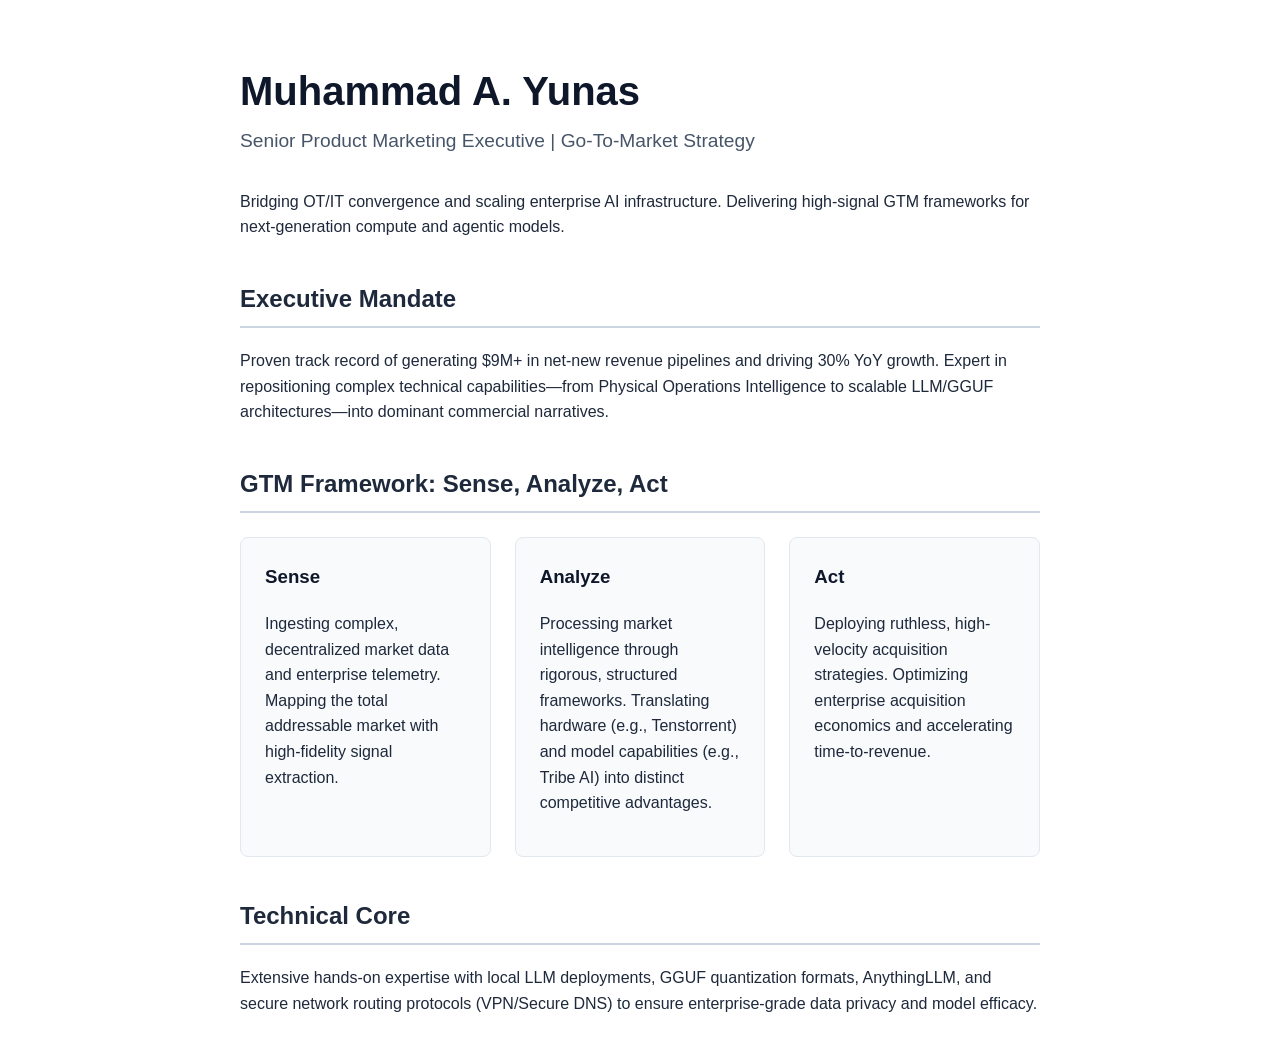
<file: index.html>
<!DOCTYPE html>
<html lang="en">
<head>
    <meta charset="UTF-8">
    <meta name="viewport" content="width=device-width, initial-scale=1.0">
    <title>Muhammad A. Yunas | Senior Product Marketing Executive</title>
    <style>
        body { font-family: -apple-system, BlinkMacSystemFont, "Segoe UI", Roboto, Helvetica, Arial, sans-serif; line-height: 1.6; color: #1e293b; max-width: 800px; margin: 0 auto; padding: 2rem; }
        h1 { font-size: 2.5rem; margin-bottom: 0.2rem; color: #0f172a; }
        h2 { font-size: 1.5rem; border-bottom: 2px solid #cbd5e1; padding-bottom: 0.5rem; margin-top: 2.5rem; }
        .subtitle { font-size: 1.2rem; color: #475569; margin-bottom: 2rem; font-weight: 500; }
        .framework-grid { display: grid; grid-template-columns: repeat(auto-fit, minmax(200px, 1fr)); gap: 1.5rem; margin-top: 1.5rem; }
        .card { background: #f8fafc; border: 1px solid #e2e8f0; padding: 1.5rem; border-radius: 8px; }
        .card h3 { margin-top: 0; color: #0f172a; }
        .highlight { font-weight: 600; color: #b91c1c; }
    </style>
</head>
<body>

    <header>
        <h1>Muhammad A. Yunas</h1>
        <div class="subtitle">Senior Product Marketing Executive | Go-To-Market Strategy</div>
        <p>Bridging OT/IT convergence and scaling enterprise AI infrastructure. Delivering high-signal GTM frameworks for next-generation compute and agentic models.</p>
    </header>

    <section>
        <h2>Executive Mandate</h2>
        <p>Proven track record of generating $9M+ in net-new revenue pipelines and driving 30% YoY growth. Expert in repositioning complex technical capabilities—from Physical Operations Intelligence to scalable LLM/GGUF architectures—into dominant commercial narratives.</p>
    </section>

    <section>
        <h2>GTM Framework: Sense, Analyze, Act</h2>
        <div class="framework-grid">
            <div class="card">
                <h3>Sense</h3>
                <p>Ingesting complex, decentralized market data and enterprise telemetry. Mapping the total addressable market with high-fidelity signal extraction.</p>
            </div>
            <div class="card">
                <h3>Analyze</h3>
                <p>Processing market intelligence through rigorous, structured frameworks. Translating hardware (e.g., Tenstorrent) and model capabilities (e.g., Tribe AI) into distinct competitive advantages.</p>
            </div>
            <div class="card">
                <h3>Act</h3>
                <p>Deploying ruthless, high-velocity acquisition strategies. Optimizing enterprise acquisition economics and accelerating time-to-revenue.</p>
            </div>
        </div>
    </section>

    <section>
        <h2>Technical Core</h2>
        <p>Extensive hands-on expertise with local LLM deployments, GGUF quantization formats, AnythingLLM, and secure network routing protocols (VPN/Secure DNS) to ensure enterprise-grade data privacy and model efficacy.</p>
    </section>

</body>
</html>
</file>
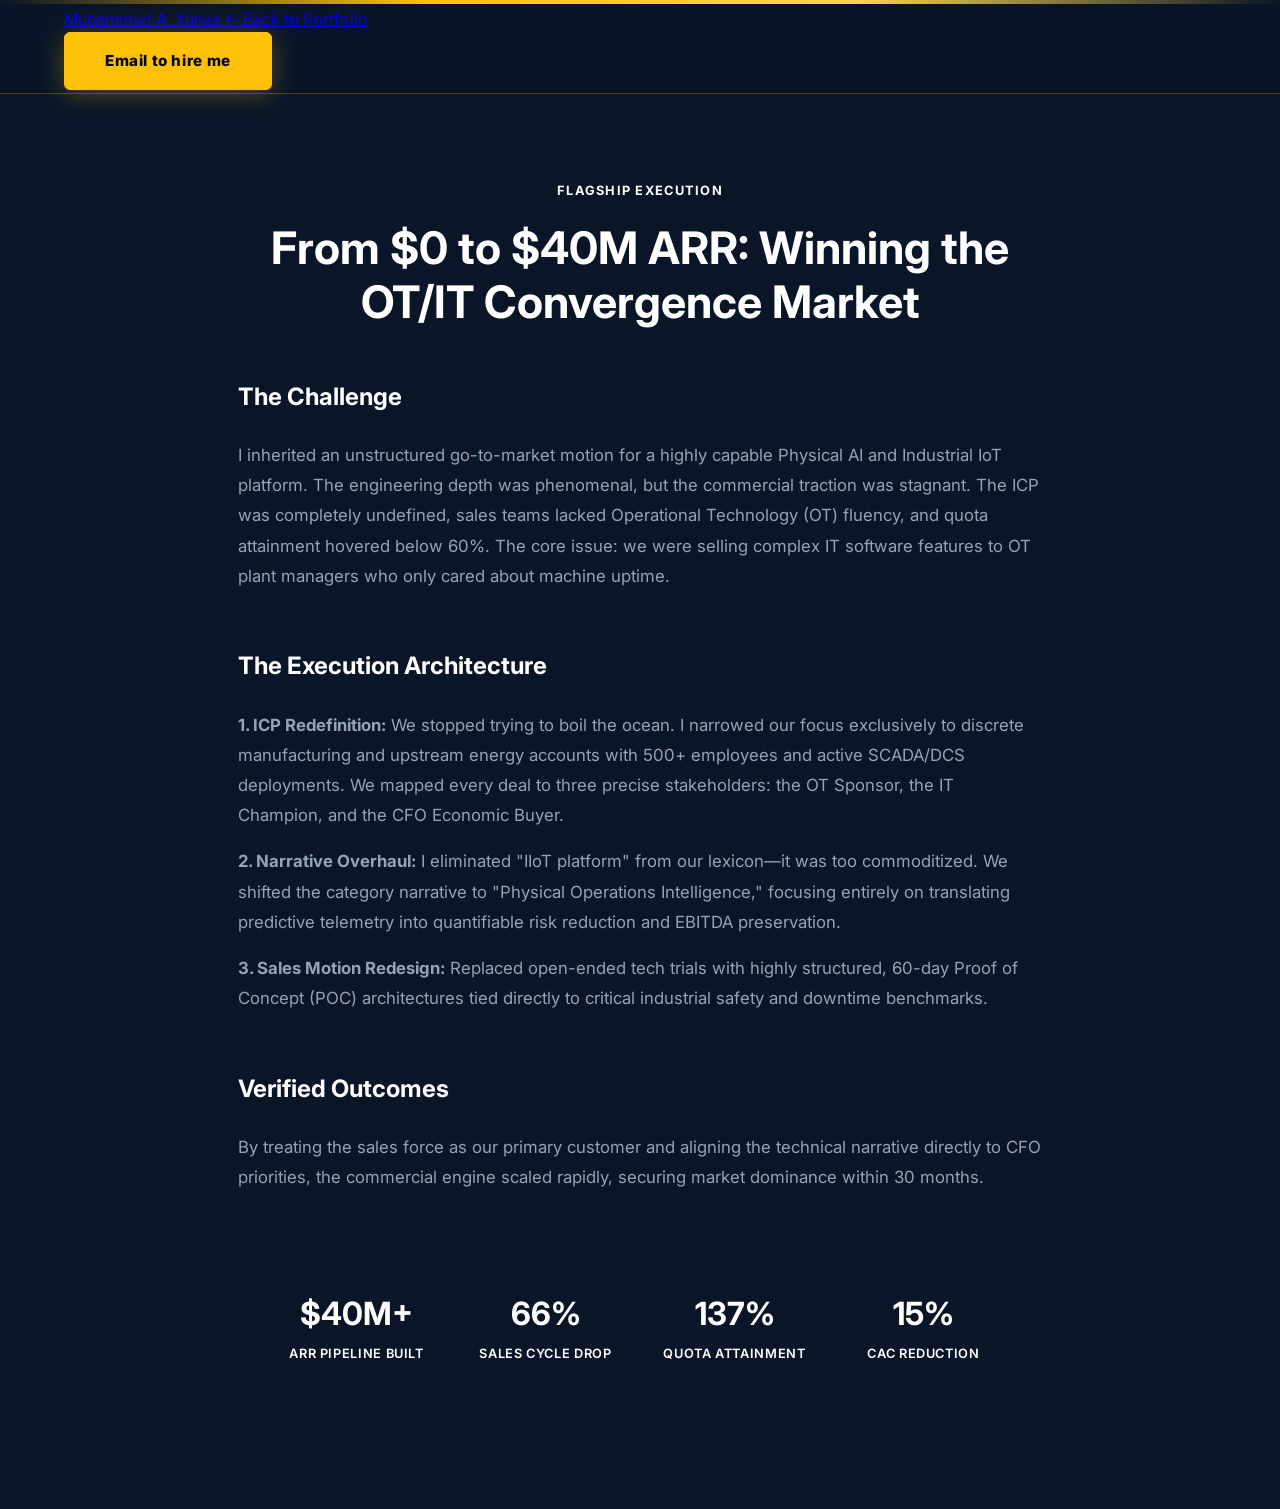
<file: case-studies/ot-it-convergence.html>
<!DOCTYPE html>
<html lang="en">
<head>
    <meta charset="UTF-8">
    <meta name="viewport" content="width=device-width, initial-scale=1.0">
    <meta name="description" content="Case Study: Winning the OT/IT Convergence Market">
    <title>Case Study: OT/IT Convergence | Muhammad A. Yunas</title>
    <link href="https://fonts.googleapis.com/css2?family=Playfair+Display:wght@700;900&family=Inter:wght@400;600;700;800&display=swap" rel="stylesheet">
    <link rel="stylesheet" href="../assets/css/styles.css">
    <style>
        .reading-container { max-width: 900px; margin: 8rem auto 4rem; padding: 3rem; background: var(--bg-dark); border: 1px solid var(--border-color); border-radius: var(--radius); }
        .cs-header { text-align: center; margin-bottom: 3rem; }
        .cs-header h1 { font-family: var(--font-heading); color: var(--text-main); font-size: clamp(2rem, 4vw, 2.8rem); margin-bottom: 1rem; line-height: 1.2; }
        .cs-header .badge { display: inline-block; padding: 0.3rem 1rem; background: var(--gold-main); color: var(--bg-dark); font-weight: 700; text-transform: uppercase; border-radius: 4px; font-size: 0.8rem; letter-spacing: 0.1em; margin-bottom: 1rem; }
        .cs-grid { display: grid; grid-template-columns: 1fr; gap: 2.5rem; margin-bottom: 3rem; }
        .cs-section h2 { color: var(--gold-main); font-size: 1.5rem; margin-bottom: 1rem; border-bottom: 1px solid var(--border-color); padding-bottom: 0.5rem; }
        .cs-section p { color: var(--text-muted); line-height: 1.8; margin-bottom: 1rem; font-size: 1.05rem; }
        .cs-metrics { display: grid; grid-template-columns: repeat(auto-fit, minmax(150px, 1fr)); gap: 1rem; background: var(--bg-panel); padding: 2rem; border-radius: var(--radius); border: 1px solid var(--border-color); }
        .metric-box { text-align: center; }
        .metric-box span.num { display: block; font-family: var(--font-heading); font-size: 2rem; color: var(--gold-main); font-weight: 700; }
        .metric-box span.lbl { font-size: 0.8rem; color: var(--text-main); text-transform: uppercase; letter-spacing: 0.05em; font-weight: 600; }
    </style>
</head>
<body>
    <nav class="navbar">
        <div class="container nav-container">
            <a href="../index.html" class="nav-logo">
                <span class="logo-name">Muhammad A. Yunas</span>
                <span class="logo-title">← Back to Portfolio</span>
            </a>
            <div class="nav-ctas">
                <a href="../index.html#contact" class="btn-primary">Email to hire me</a>
            </div>
        </div>
    </nav>
    <main class="container">
        <article class="reading-container">
            <div class="cs-header">
                <span class="badge">Flagship Execution</span>
                <h1>From $0 to $40M ARR: Winning the OT/IT Convergence Market</h1>
            </div>
            
            <div class="cs-grid">
                <div class="cs-section">
                    <h2>The Challenge</h2>
                    <p>I inherited an unstructured go-to-market motion for a highly capable Physical AI and Industrial IoT platform. The engineering depth was phenomenal, but the commercial traction was stagnant. The ICP was completely undefined, sales teams lacked Operational Technology (OT) fluency, and quota attainment hovered below 60%. The core issue: we were selling complex IT software features to OT plant managers who only cared about machine uptime.</p>
                </div>

                <div class="cs-section">
                    <h2>The Execution Architecture</h2>
                    <p><strong>1. ICP Redefinition:</strong> We stopped trying to boil the ocean. I narrowed our focus exclusively to discrete manufacturing and upstream energy accounts with 500+ employees and active SCADA/DCS deployments. We mapped every deal to three precise stakeholders: the OT Sponsor, the IT Champion, and the CFO Economic Buyer.</p>
                    <p><strong>2. Narrative Overhaul:</strong> I eliminated "IIoT platform" from our lexicon—it was too commoditized. We shifted the category narrative to "Physical Operations Intelligence," focusing entirely on translating predictive telemetry into quantifiable risk reduction and EBITDA preservation.</p>
                    <p><strong>3. Sales Motion Redesign:</strong> Replaced open-ended tech trials with highly structured, 60-day Proof of Concept (POC) architectures tied directly to critical industrial safety and downtime benchmarks.</p>
                </div>

                <div class="cs-section">
                    <h2>Verified Outcomes</h2>
                    <p>By treating the sales force as our primary customer and aligning the technical narrative directly to CFO priorities, the commercial engine scaled rapidly, securing market dominance within 30 months.</p>
                </div>
            </div>

            <div class="cs-metrics">
                <div class="metric-box">
                    <span class="num">$40M+</span>
                    <span class="lbl">ARR Pipeline Built</span>
                </div>
                <div class="metric-box">
                    <span class="num">66%</span>
                    <span class="lbl">Sales Cycle Drop</span>
                </div>
                <div class="metric-box">
                    <span class="num">137%</span>
                    <span class="lbl">Quota Attainment</span>
                </div>
                <div class="metric-box">
                    <span class="num">15%</span>
                    <span class="lbl">CAC Reduction</span>
                </div>
            </div>
        </article>
    </main>
</body>
</html>
</file>
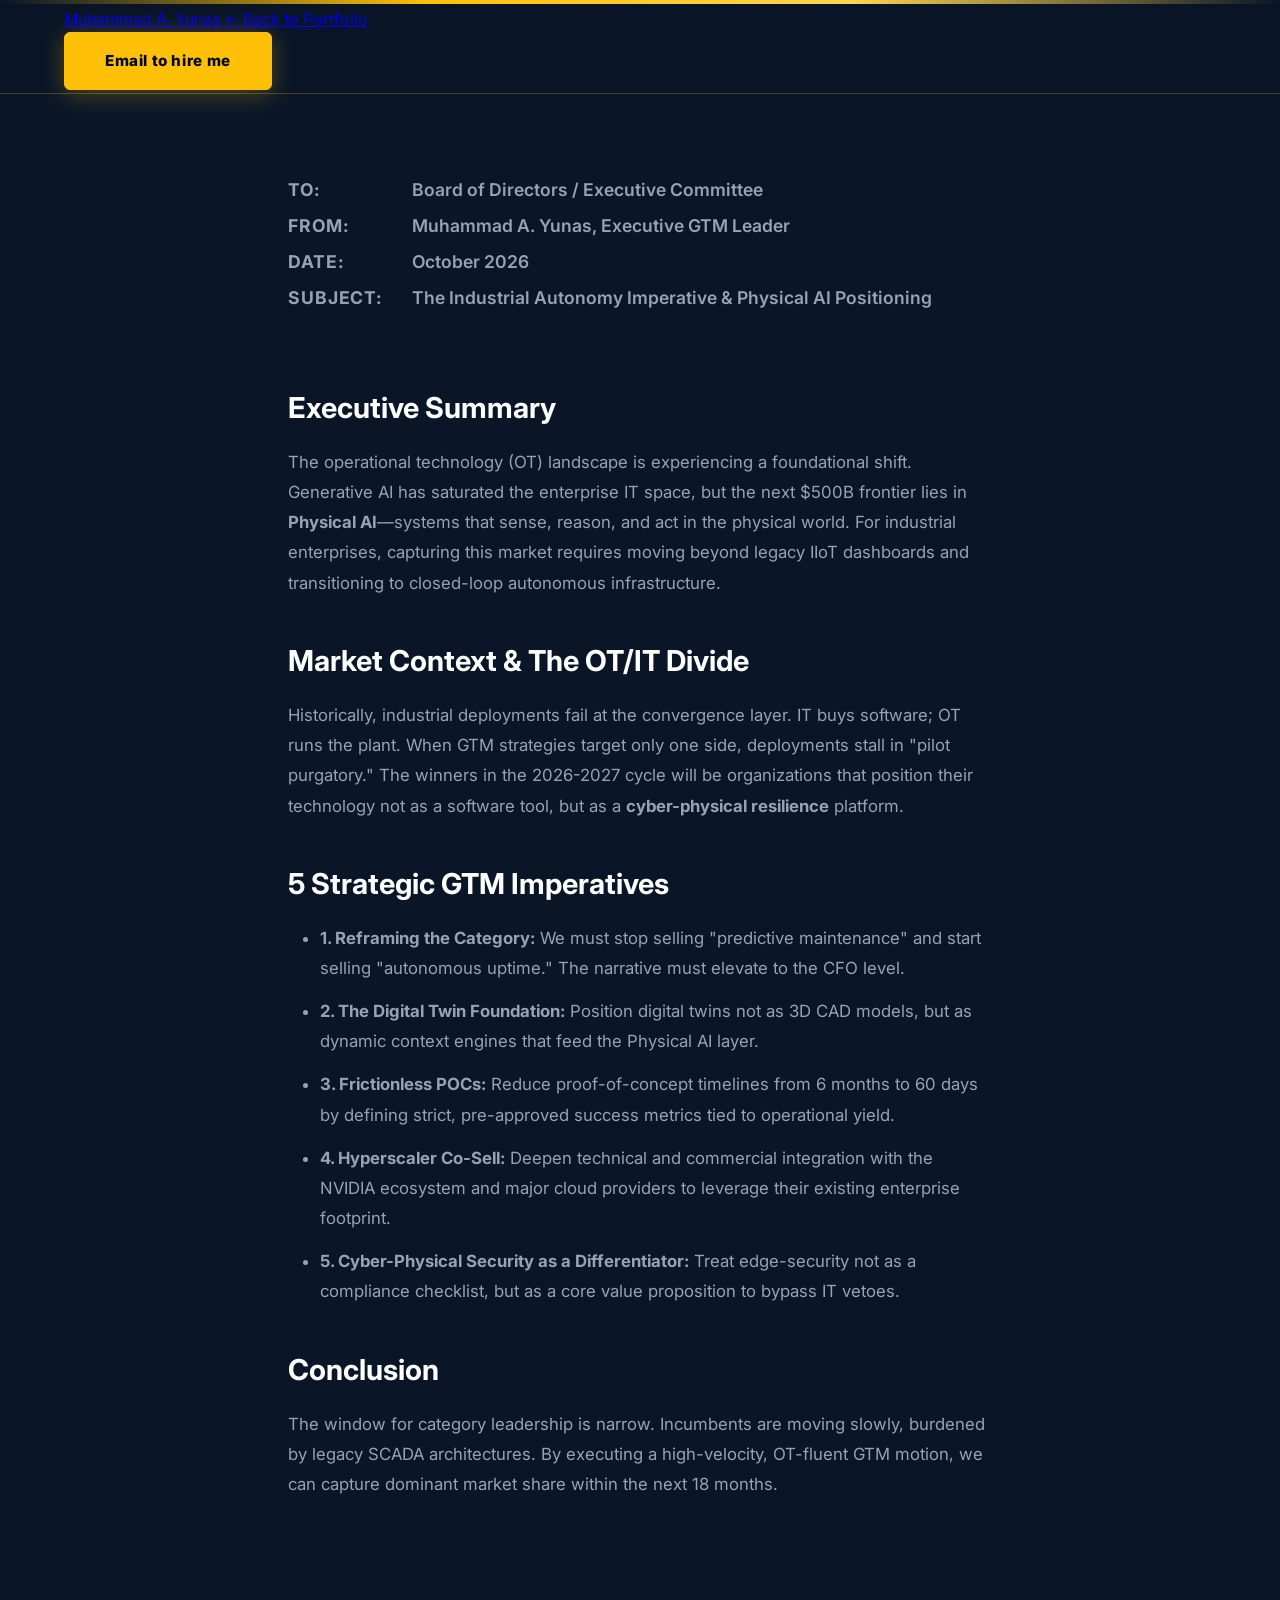
<file: thought-leadership/board-memo-autonomy.html>
<!DOCTYPE html>
<html lang="en">
<head>
    <meta charset="UTF-8">
    <meta name="viewport" content="width=device-width, initial-scale=1.0">
    <meta name="description" content="Board Memo: The Industrial Autonomy Imperative">
    <title>Board Memo: Industrial Autonomy | Muhammad A. Yunas</title>
    <link href="https://fonts.googleapis.com/css2?family=Playfair+Display:wght@700;900&family=Inter:wght@400;600;700;800&display=swap" rel="stylesheet">
    <link rel="stylesheet" href="../assets/css/styles.css">
    <style>
        .reading-container { max-width: 800px; margin: 8rem auto 4rem; padding: 3rem; background: var(--bg-panel); border: 1px solid var(--border-color); border-radius: var(--radius); }
        .memo-header { border-bottom: 2px solid var(--gold-main); padding-bottom: 1.5rem; margin-bottom: 2.5rem; }
        .memo-header p { font-family: var(--font-body); color: var(--text-muted); font-weight: 600; margin-bottom: 0.5rem; font-size: 1.1rem; }
        .memo-header p strong { color: var(--text-main); width: 120px; display: inline-block; letter-spacing: 0.05em; }
        .article-body h2 { font-family: var(--font-heading); color: var(--gold-main); margin: 2.5rem 0 1rem; font-size: 1.8rem; }
        .article-body p { margin-bottom: 1.2rem; color: var(--text-muted); line-height: 1.8; font-size: 1.05rem; }
        .article-body ul { margin: 0 0 1.5rem 2rem; color: var(--text-muted); font-size: 1.05rem; line-height: 1.8; }
        .article-body li { margin-bottom: 0.8rem; }
        .article-body li strong { color: var(--text-main); }
    </style>
</head>
<body>
    <nav class="navbar">
        <div class="container nav-container">
            <a href="../index.html" class="nav-logo">
                <span class="logo-name">Muhammad A. Yunas</span>
                <span class="logo-title">← Back to Portfolio</span>
            </a>
            <div class="nav-ctas">
                <a href="../index.html#contact" class="btn-primary">Email to hire me</a>
            </div>
        </div>
    </nav>
    <main class="container">
        <article class="reading-container">
            <div class="memo-header">
                <p><strong>TO:</strong> Board of Directors / Executive Committee</p>
                <p><strong>FROM:</strong> Muhammad A. Yunas, Executive GTM Leader</p>
                <p><strong>DATE:</strong> October 2026</p>
                <p><strong>SUBJECT:</strong> The Industrial Autonomy Imperative & Physical AI Positioning</p>
            </div>
            <div class="article-body">
                <h2>Executive Summary</h2>
                <p>The operational technology (OT) landscape is experiencing a foundational shift. Generative AI has saturated the enterprise IT space, but the next $500B frontier lies in <strong>Physical AI</strong>—systems that sense, reason, and act in the physical world. For industrial enterprises, capturing this market requires moving beyond legacy IIoT dashboards and transitioning to closed-loop autonomous infrastructure.</p>
                
                <h2>Market Context & The OT/IT Divide</h2>
                <p>Historically, industrial deployments fail at the convergence layer. IT buys software; OT runs the plant. When GTM strategies target only one side, deployments stall in "pilot purgatory." The winners in the 2026-2027 cycle will be organizations that position their technology not as a software tool, but as a <strong>cyber-physical resilience</strong> platform.</p>

                <h2>5 Strategic GTM Imperatives</h2>
                <ul>
                    <li><strong>1. Reframing the Category:</strong> We must stop selling "predictive maintenance" and start selling "autonomous uptime." The narrative must elevate to the CFO level.</li>
                    <li><strong>2. The Digital Twin Foundation:</strong> Position digital twins not as 3D CAD models, but as dynamic context engines that feed the Physical AI layer.</li>
                    <li><strong>3. Frictionless POCs:</strong> Reduce proof-of-concept timelines from 6 months to 60 days by defining strict, pre-approved success metrics tied to operational yield.</li>
                    <li><strong>4. Hyperscaler Co-Sell:</strong> Deepen technical and commercial integration with the NVIDIA ecosystem and major cloud providers to leverage their existing enterprise footprint.</li>
                    <li><strong>5. Cyber-Physical Security as a Differentiator:</strong> Treat edge-security not as a compliance checklist, but as a core value proposition to bypass IT vetoes.</li>
                </ul>

                <h2>Conclusion</h2>
                <p>The window for category leadership is narrow. Incumbents are moving slowly, burdened by legacy SCADA architectures. By executing a high-velocity, OT-fluent GTM motion, we can capture dominant market share within the next 18 months.</p>
            </div>
        </article>
    </main>
</body>
</html>
</file>
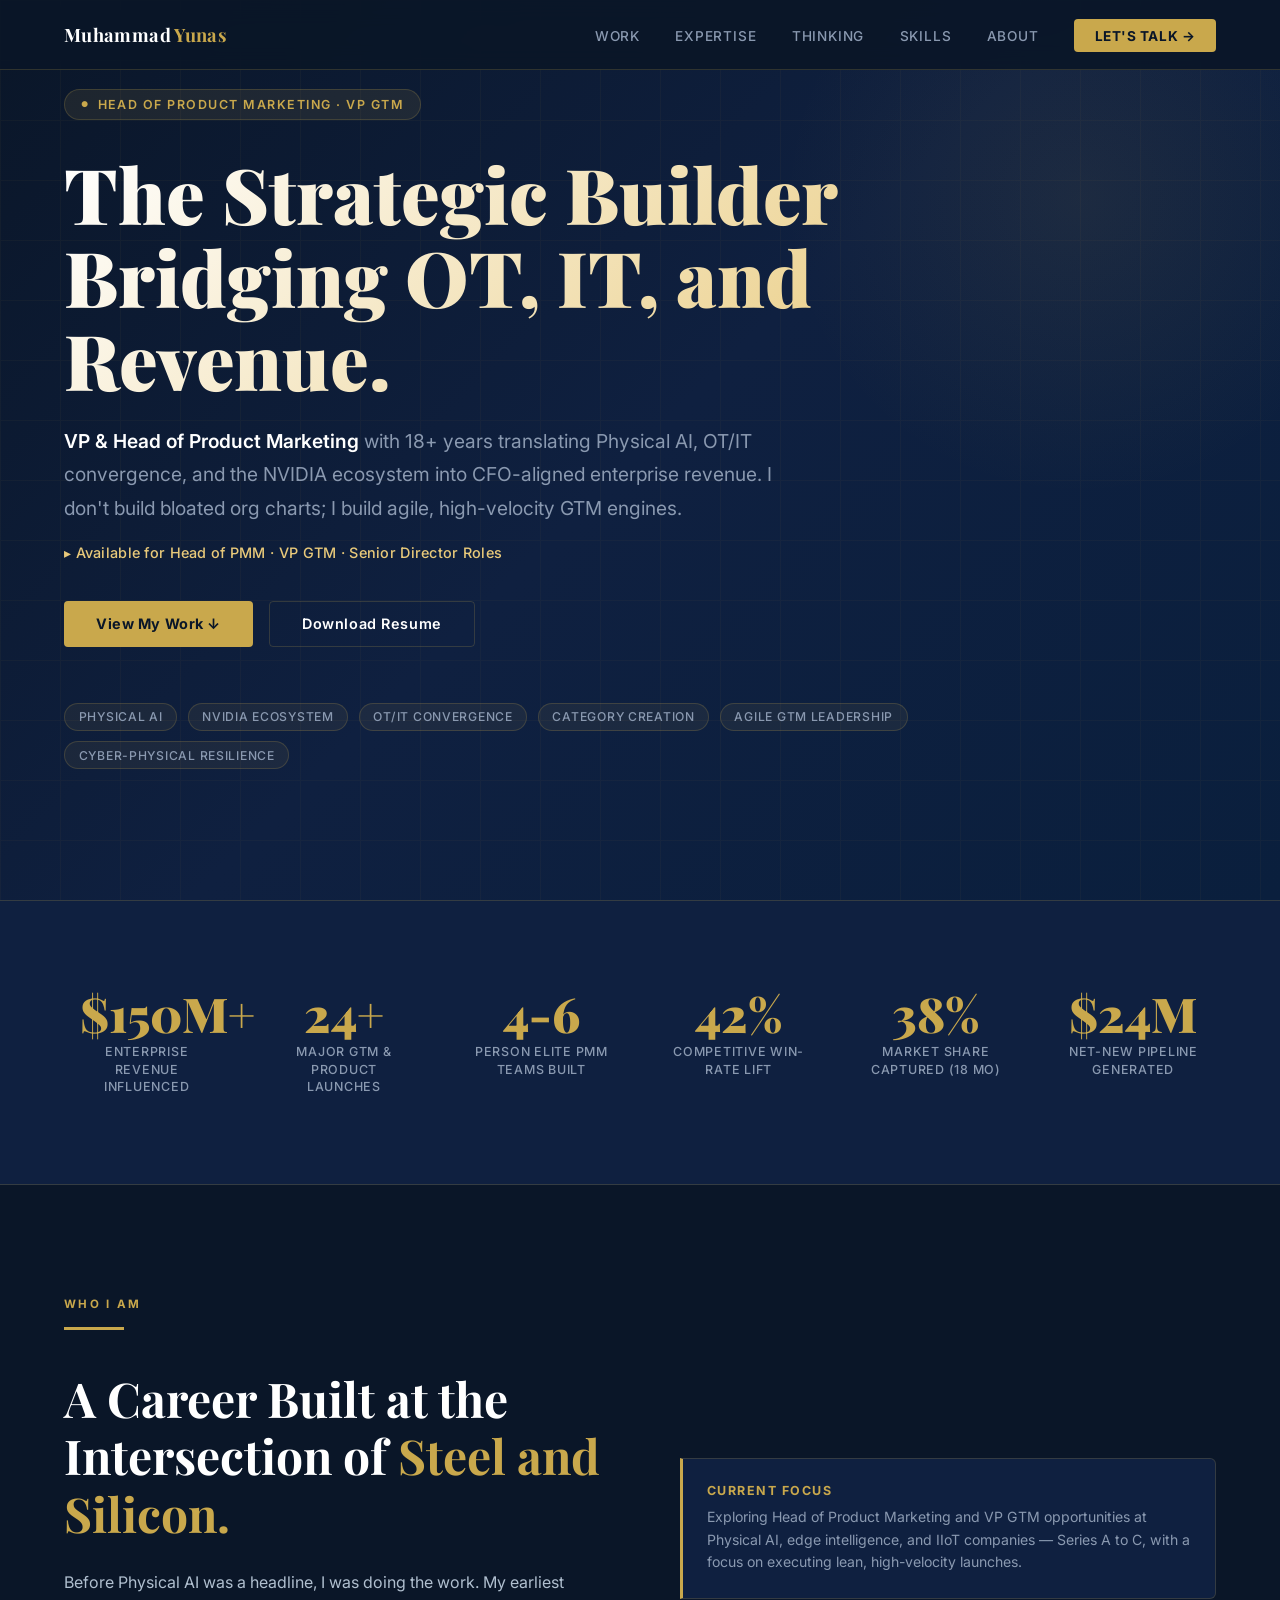
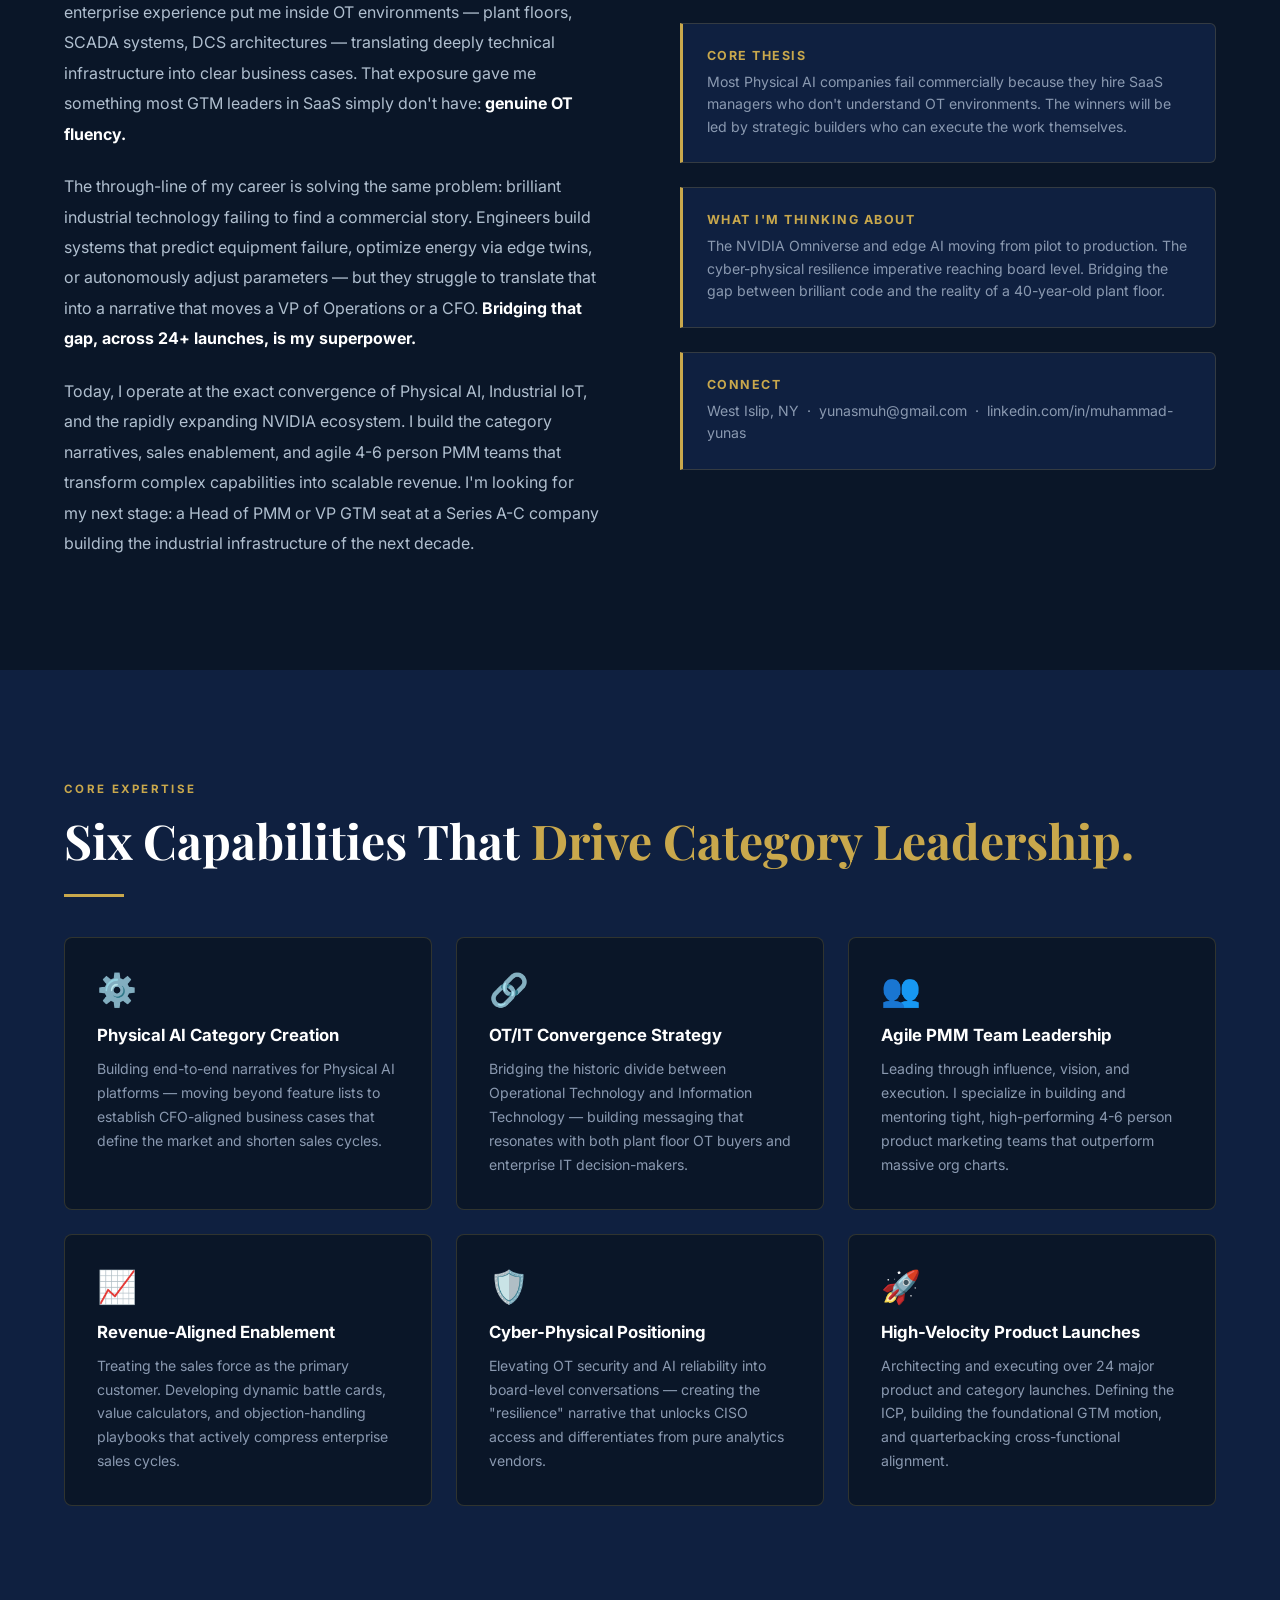
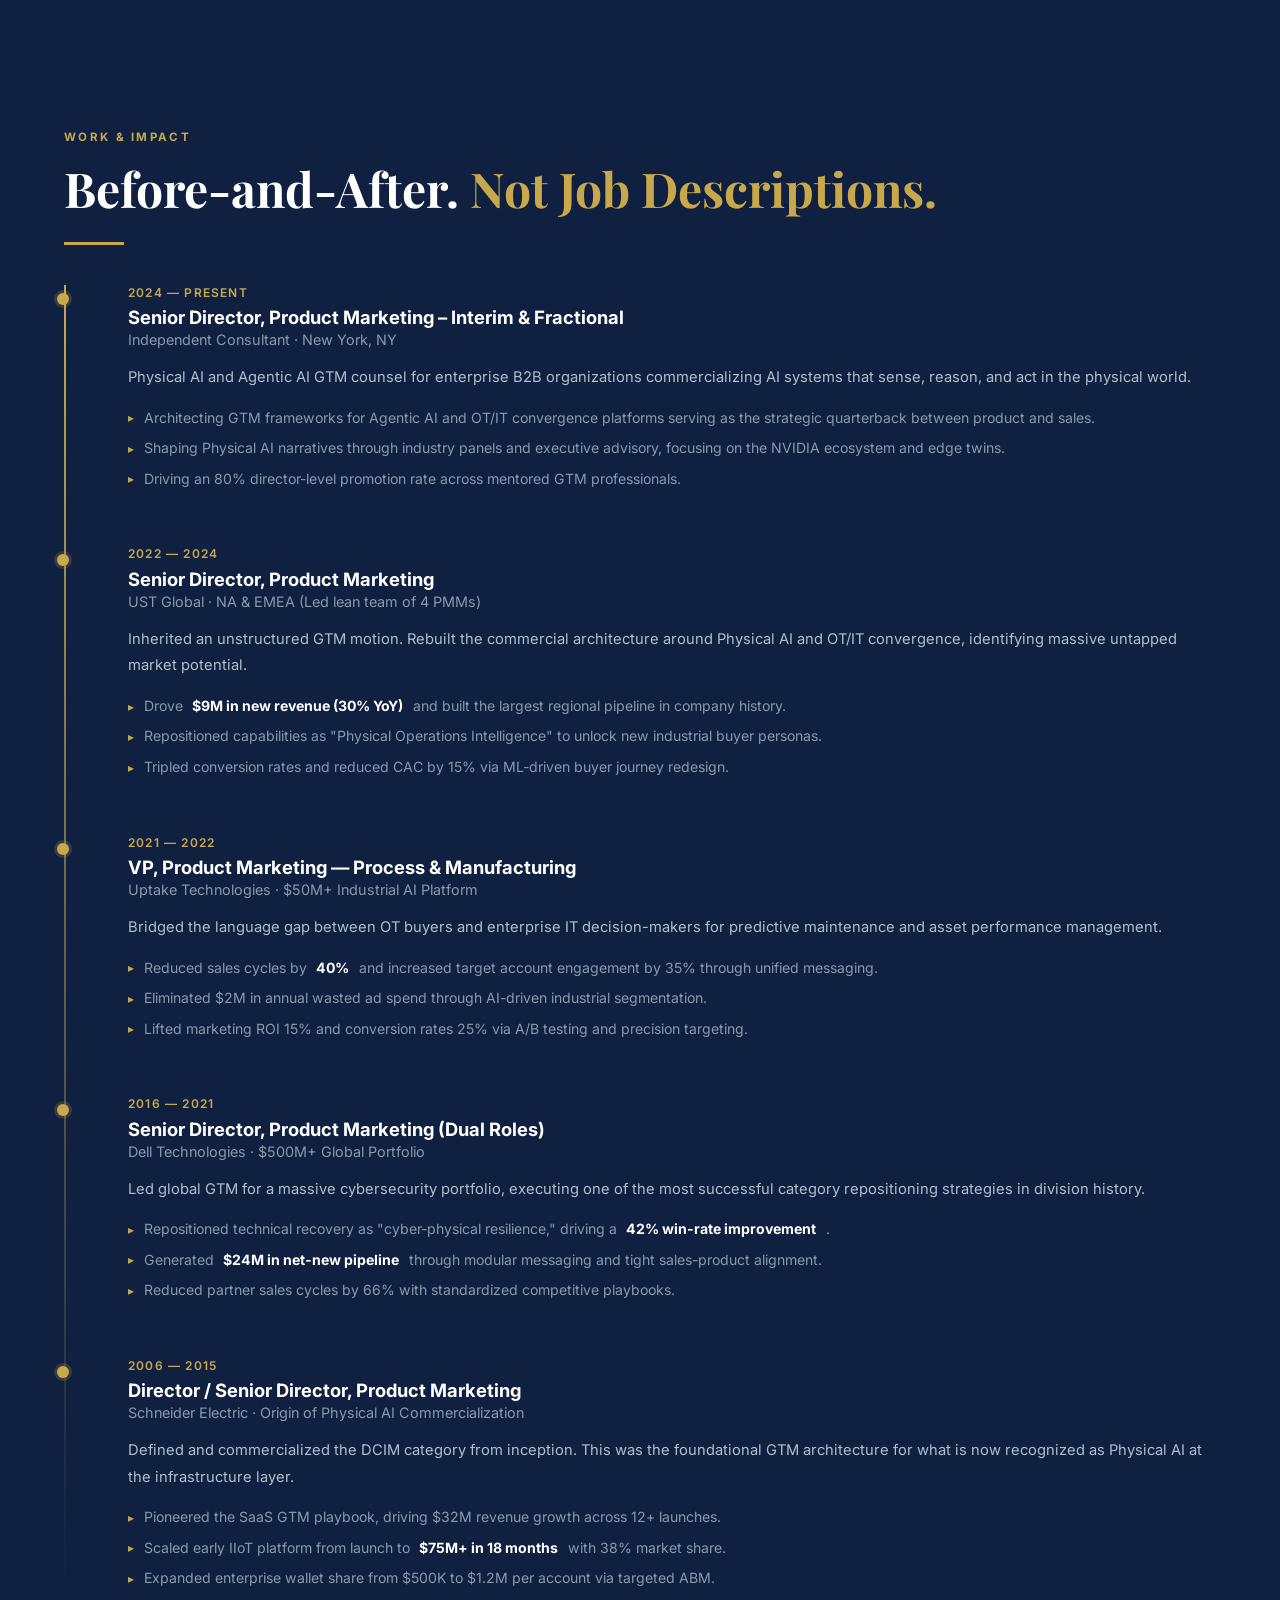
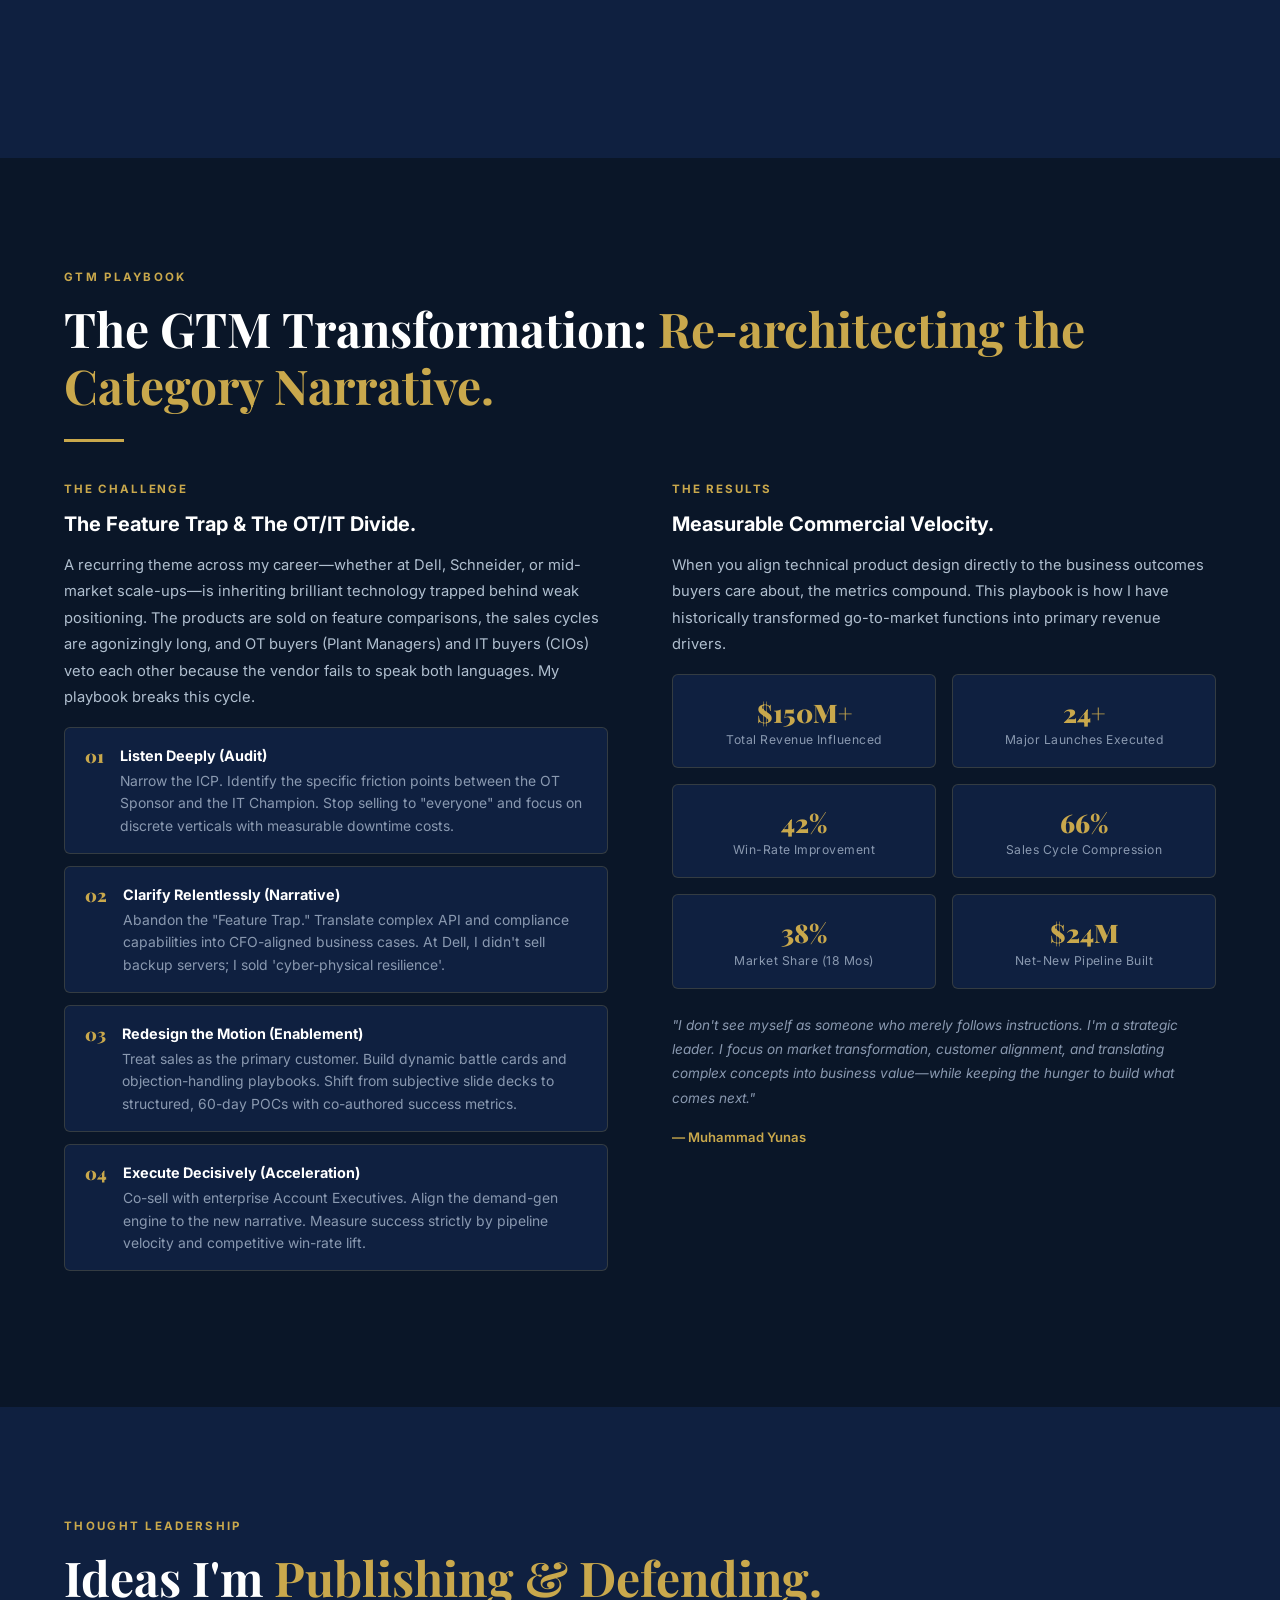
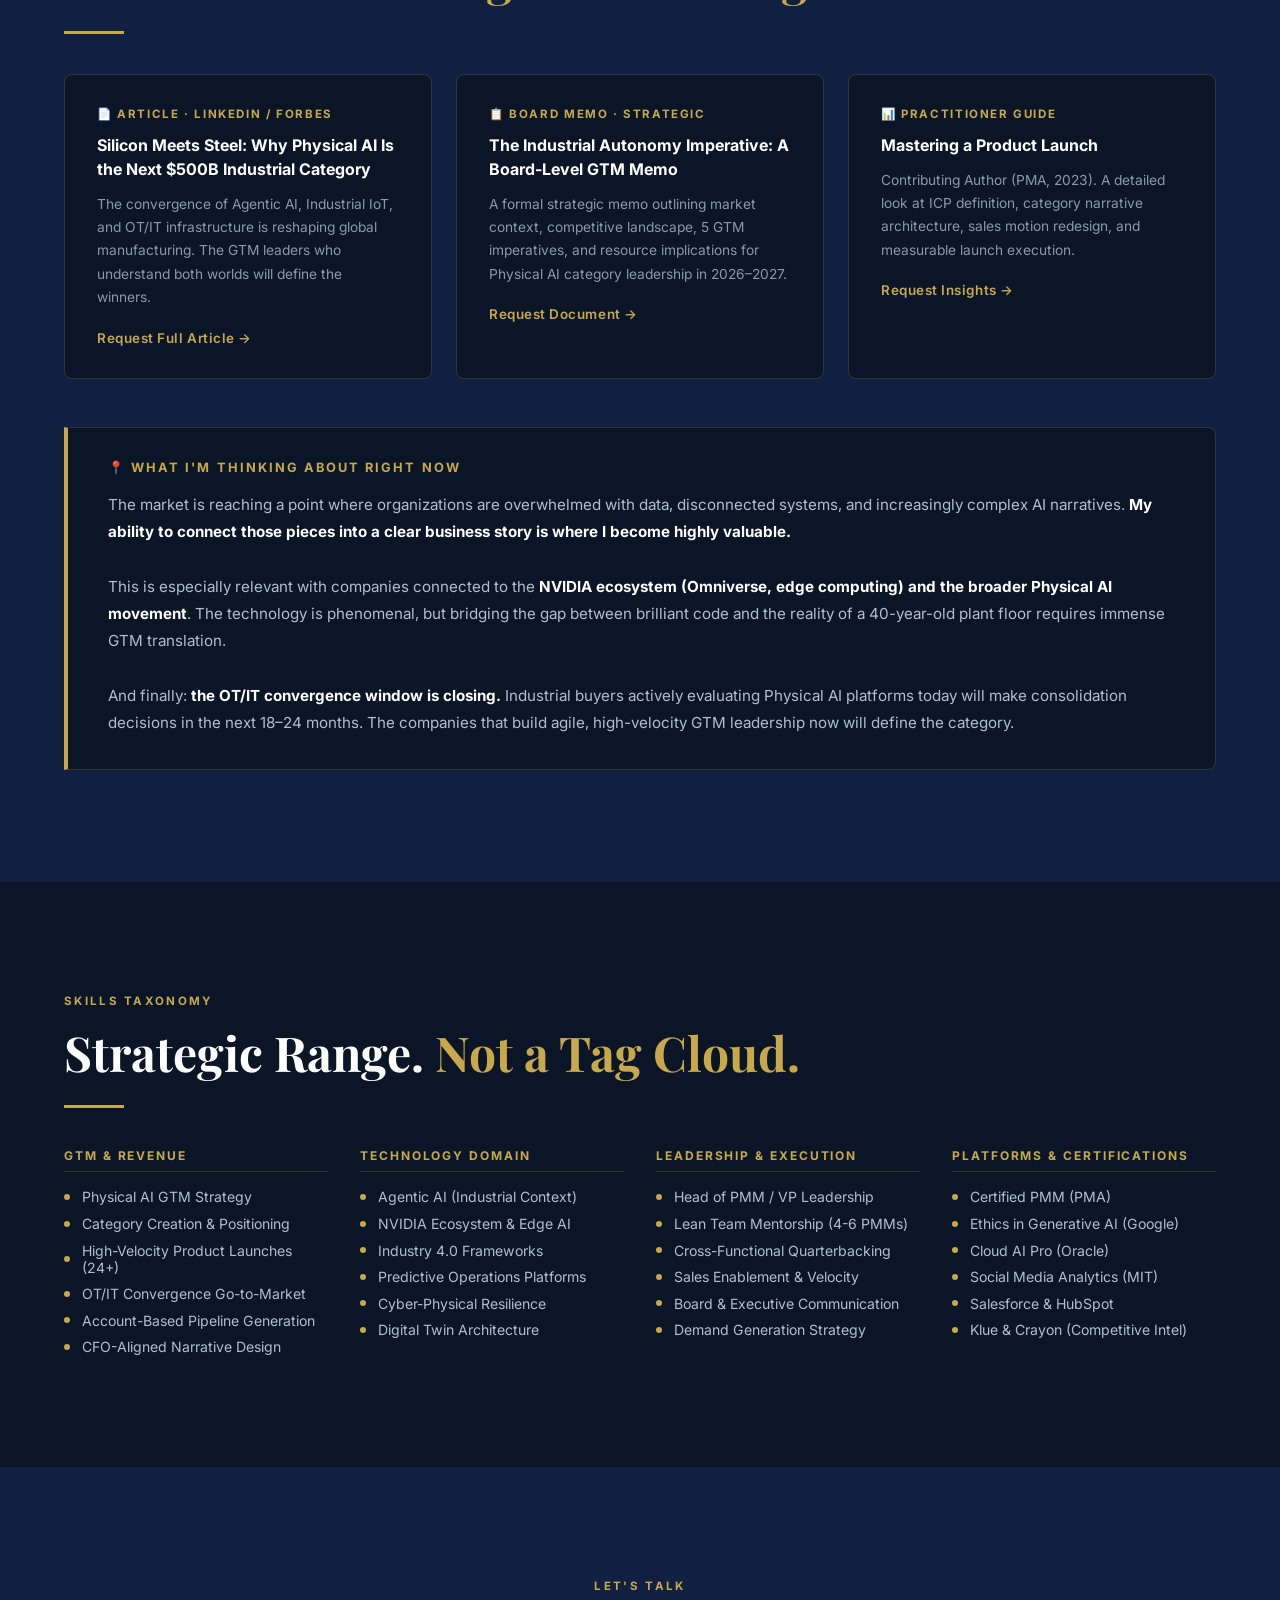
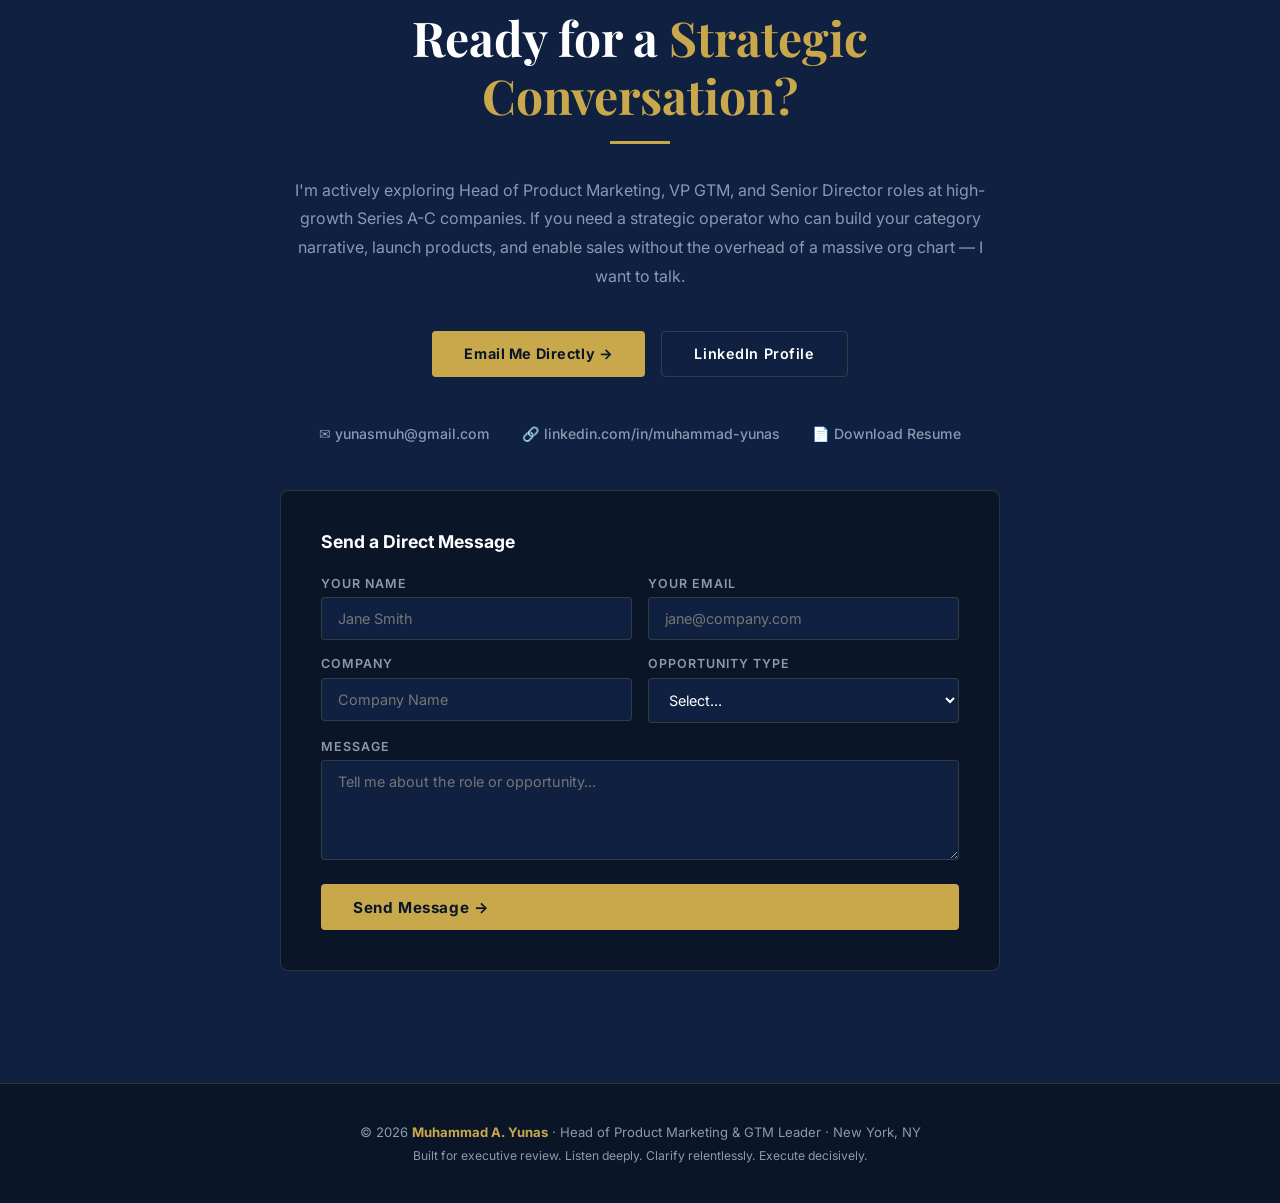
<file: thought-leadership/muhammad_yunas_web_portfolio.html>
<!DOCTYPE html>
<html lang="en">
<head>
<meta charset="UTF-8"/>
<meta name="viewport" content="width=device-width,initial-scale=1.0"/>
<meta name="description" content="Muhammad Yunas — VP / Head of Product Marketing & GTM Leader. Physical AI, OT/IT Convergence, Industry 4.0. Available for VP PMM / Sr. Director roles."/>
<meta name="keywords" content="Product Marketing, GTM Leader, Physical AI, Industrial IoT, NVIDIA Ecosystem, OT IT Convergence, Industry 4.0, Muhammad Yunas"/>
<meta property="og:title" content="Muhammad Yunas | VP Product Marketing & GTM Leader"/>
<meta property="og:description" content="Strategic GTM executive. $150M+ Revenue Influenced. 24+ Launches. Physical AI, OT/IT Convergence, Industry 4.0."/>
<title>Muhammad Yunas | Head of Product Marketing & GTM Leader</title>
<link rel="preconnect" href="https://fonts.googleapis.com"/>
<link rel="preconnect" href="https://fonts.gstatic.com" crossorigin/>
<link href="https://fonts.googleapis.com/css2?family=Playfair+Display:wght@700;900&family=Inter:wght@300;400;500;600;700&display=swap" rel="stylesheet"/>
<style>
  :root {
    --navy: #0a1628;
    --navy-mid: #0f2040;
    --slate: #1e3a5f;
    --gold: #c9a84c;
    --gold-light: #e8c97a;
    --gold-pale: #f5e9c8;
    --white: #ffffff;
    --off-white: #f8f7f4;
    --text-muted: #8a99b0;
    --border: rgba(201,168,76,0.2);
    --transition: all 0.4s cubic-bezier(0.25,0.46,0.45,0.94);
  }
  *, *::before, *::after { box-sizing: border-box; margin: 0; padding: 0; }
  html { scroll-behavior: smooth; }
  body { font-family: 'Inter', sans-serif; background: var(--navy); color: var(--white); overflow-x: hidden; }

  /* ── SCROLLBAR ── */
  ::-webkit-scrollbar { width: 6px; }
  ::-webkit-scrollbar-track { background: var(--navy); }
  ::-webkit-scrollbar-thumb { background: var(--gold); border-radius: 3px; }

  /* ── NAV ── */
  nav {
    position: fixed; top: 0; left: 0; right: 0; z-index: 1000;
    display: flex; align-items: center; justify-content: space-between;
    padding: 0 5%; height: 70px;
    background: rgba(10,22,40,0.92);
    backdrop-filter: blur(12px);
    border-bottom: 1px solid var(--border);
    transition: var(--transition);
  }
  nav.scrolled { background: rgba(10,22,40,0.98); box-shadow: 0 4px 30px rgba(0,0,0,0.4); }
  .nav-logo {
    font-family: 'Playfair Display', serif;
    font-size: 1.15rem; font-weight: 700;
    color: var(--white); text-decoration: none; letter-spacing: 0.02em;
  }
  .nav-logo span { color: var(--gold); }
  .nav-links { display: flex; align-items: center; gap: 2.2rem; list-style: none; }
  .nav-links a {
    color: var(--text-muted); text-decoration: none;
    font-size: 0.85rem; font-weight: 500; letter-spacing: 0.06em;
    text-transform: uppercase; transition: var(--transition);
  }
  .nav-links a:hover { color: var(--gold); }
  .nav-cta {
    background: var(--gold); color: var(--navy) !important;
    padding: 0.55rem 1.3rem; border-radius: 4px;
    font-weight: 700 !important; letter-spacing: 0.04em !important;
    transition: var(--transition) !important;
  }
  .nav-cta:hover { background: var(--gold-light) !important; transform: translateY(-1px); }
  .hamburger { display: none; flex-direction: column; gap: 5px; cursor: pointer; padding: 4px; }
  .hamburger span { display: block; width: 24px; height: 2px; background: var(--white); transition: var(--transition); border-radius: 2px; }
  .mobile-menu {
    display: none; position: fixed; top: 70px; left: 0; right: 0;
    background: rgba(10,22,40,0.98); backdrop-filter: blur(12px);
    padding: 2rem 5%; z-index: 999; border-bottom: 1px solid var(--border);
  }
  .mobile-menu.open { display: block; }
  .mobile-menu a { display: block; color: var(--white); text-decoration: none; padding: 0.9rem 0; font-size: 1rem; font-weight: 500; border-bottom: 1px solid var(--border); }
  .mobile-menu a:last-child { border-bottom: none; color: var(--gold); font-weight: 700; }
  @media(max-width:768px) { .nav-links { display: none; } .hamburger { display: flex; } }

  /* ── SECTIONS ── */
  section { padding: 7rem 5%; }
  .section-label {
    font-size: 0.72rem; font-weight: 700; letter-spacing: 0.2em;
    text-transform: uppercase; color: var(--gold); margin-bottom: 1rem;
  }
  .section-title {
    font-family: 'Playfair Display', serif;
    font-size: clamp(2rem, 4vw, 3rem); font-weight: 700;
    line-height: 1.2; color: var(--white); margin-bottom: 1.5rem;
  }
  .section-title span { color: var(--gold); }
  .divider { width: 60px; height: 3px; background: var(--gold); margin-bottom: 2.5rem; }

  /* ── HERO ── */
  #hero {
    min-height: 100vh; display: flex; align-items: center;
    background: linear-gradient(135deg, var(--navy) 0%, var(--navy-mid) 50%, #0a1f3d 100%);
    position: relative; overflow: hidden; padding-top: 70px;
  }
  .hero-grid {
    position: absolute; inset: 0; opacity: 0.04;
    background-image: linear-gradient(var(--gold) 1px, transparent 1px), linear-gradient(90deg, var(--gold) 1px, transparent 1px);
    background-size: 60px 60px;
  }
  .hero-glow {
    position: absolute; width: 600px; height: 600px; border-radius: 50%;
    background: radial-gradient(circle, rgba(201,168,76,0.08) 0%, transparent 70%);
    top: -100px; right: -100px; pointer-events: none;
  }
  .hero-content { position: relative; z-index: 2; max-width: 900px; }
  .hero-badge {
    display: inline-flex; align-items: center; gap: 0.5rem;
    background: rgba(201,168,76,0.1); border: 1px solid var(--border);
    color: var(--gold); font-size: 0.78rem; font-weight: 600;
    letter-spacing: 0.12em; text-transform: uppercase;
    padding: 0.45rem 1rem; border-radius: 30px; margin-bottom: 2rem;
  }
  .hero-badge::before { content: '●'; font-size: 0.5rem; animation: pulse 2s infinite; }
  @keyframes pulse { 0%,100%{opacity:1;} 50%{opacity:0.3;} }
  .hero-headline {
    font-family: 'Playfair Display', serif;
    font-size: clamp(2.4rem, 6vw, 4.8rem);
    font-weight: 900; line-height: 1.08; margin-bottom: 1.5rem;
    background: linear-gradient(135deg, var(--white) 0%, var(--gold-light) 100%);
    -webkit-background-clip: text; -webkit-text-fill-color: transparent;
    background-clip: text;
  }
  .hero-sub {
    font-size: clamp(1rem, 2vw, 1.2rem); color: var(--text-muted);
    max-width: 720px; line-height: 1.75; margin-bottom: 1rem; font-weight: 400;
  }
  .hero-sub strong { color: var(--white); font-weight: 600; }
  .hero-availability {
    display: inline-block; color: var(--gold-light); font-size: 0.9rem;
    font-weight: 500; margin-bottom: 2.5rem; letter-spacing: 0.02em;
  }
  .hero-ctas { display: flex; gap: 1rem; flex-wrap: wrap; margin-bottom: 3.5rem; }
  .btn-primary {
    background: var(--gold); color: var(--navy); font-weight: 700;
    padding: 0.85rem 2rem; border-radius: 4px; text-decoration: none;
    font-size: 0.9rem; letter-spacing: 0.04em; transition: var(--transition);
    display: inline-flex; align-items: center; gap: 0.5rem;
  }
  .btn-primary:hover { background: var(--gold-light); transform: translateY(-2px); box-shadow: 0 8px 25px rgba(201,168,76,0.3); }
  .btn-secondary {
    border: 1.5px solid var(--border); color: var(--white); font-weight: 600;
    padding: 0.85rem 2rem; border-radius: 4px; text-decoration: none;
    font-size: 0.9rem; letter-spacing: 0.04em; transition: var(--transition);
    display: inline-flex; align-items: center; gap: 0.5rem;
  }
  .btn-secondary:hover { border-color: var(--gold); color: var(--gold); transform: translateY(-2px); }
  .hero-tags { display: flex; flex-wrap: wrap; gap: 0.65rem; }
  .hero-tag {
    background: rgba(201,168,76,0.08); border: 1px solid var(--border);
    color: var(--text-muted); font-size: 0.76rem; font-weight: 500;
    padding: 0.35rem 0.85rem; border-radius: 30px; letter-spacing: 0.06em;
    text-transform: uppercase; transition: var(--transition);
  }
  .hero-tag:hover { color: var(--gold); border-color: var(--gold); }

  /* ── METRICS ── */
  #metrics {
    background: var(--navy-mid); padding: 4rem 5%;
    border-top: 1px solid var(--border); border-bottom: 1px solid var(--border);
  }
  .metrics-grid { display: grid; grid-template-columns: repeat(auto-fit, minmax(160px,1fr)); gap: 2rem; }
  .metric-card { text-align: center; padding: 1.5rem 1rem; }
  .metric-number {
    font-family: 'Playfair Display', serif;
    font-size: clamp(2rem, 4vw, 3rem); font-weight: 900;
    color: var(--gold); line-height: 1; margin-bottom: 0.4rem;
  }
  .metric-label { font-size: 0.78rem; color: var(--text-muted); font-weight: 500; letter-spacing: 0.06em; text-transform: uppercase; line-height: 1.4; }

  /* ── NARRATIVE ── */
  #narrative { background: var(--navy); }
  .narrative-grid { display: grid; grid-template-columns: 1fr 1fr; gap: 5rem; align-items: center; }
  .narrative-text p { color: #b0bfcf; line-height: 1.9; font-size: 1rem; margin-bottom: 1.4rem; }
  .narrative-text p strong { color: var(--white); }
  .narrative-text p:last-child { margin-bottom: 0; }
  .narrative-sidebar { display: flex; flex-direction: column; gap: 1.5rem; }
  .sidebar-card {
    background: var(--navy-mid); border: 1px solid var(--border);
    border-left: 3px solid var(--gold); padding: 1.5rem;
    border-radius: 0 6px 6px 0; transition: var(--transition);
  }
  .sidebar-card:hover { background: rgba(201,168,76,0.06); transform: translateX(4px); }
  .sidebar-card h4 { color: var(--gold); font-size: 0.78rem; font-weight: 700; letter-spacing: 0.12em; text-transform: uppercase; margin-bottom: 0.5rem; }
  .sidebar-card p { color: var(--text-muted); font-size: 0.88rem; line-height: 1.6; }
  @media(max-width:900px) { .narrative-grid { grid-template-columns: 1fr; gap: 3rem; } }

  /* ── EXPERTISE ── */
  #expertise { background: var(--navy-mid); }
  .expertise-grid { display: grid; grid-template-columns: repeat(auto-fit, minmax(280px,1fr)); gap: 1.5rem; margin-top: 1rem; }
  .expertise-card {
    background: var(--navy); border: 1px solid var(--border);
    padding: 2rem; border-radius: 8px; transition: var(--transition); position: relative; overflow: hidden;
  }
  .expertise-card::before {
    content: ''; position: absolute; top: 0; left: 0; right: 0;
    height: 3px; background: linear-gradient(90deg, var(--gold), var(--gold-light));
    transform: scaleX(0); transform-origin: left; transition: var(--transition);
  }
  .expertise-card:hover::before { transform: scaleX(1); }
  .expertise-card:hover { transform: translateY(-4px); box-shadow: 0 20px 40px rgba(0,0,0,0.3); border-color: var(--gold); }
  .expertise-icon { font-size: 2rem; margin-bottom: 1rem; }
  .expertise-card h3 { color: var(--white); font-size: 1.05rem; font-weight: 700; margin-bottom: 0.75rem; }
  .expertise-card p { color: var(--text-muted); font-size: 0.88rem; line-height: 1.7; }

  /* ── VERTICALS ── */
  #verticals { background: var(--navy); }
  .verticals-grid { display: grid; grid-template-columns: repeat(auto-fit, minmax(180px,1fr)); gap: 1rem; }
  .vertical-pill {
    background: var(--navy-mid); border: 1px solid var(--border);
    padding: 1.5rem 1rem; border-radius: 8px; text-align: center;
    transition: var(--transition); cursor: default;
  }
  .vertical-pill:hover { border-color: var(--gold); background: rgba(201,168,76,0.06); transform: translateY(-3px); }
  .vertical-pill .v-icon { font-size: 2rem; margin-bottom: 0.75rem; }
  .vertical-pill h4 { color: var(--white); font-size: 0.9rem; font-weight: 600; }

  /* ── WORK & IMPACT ── */
  #work { background: var(--navy-mid); }
  .work-timeline { position: relative; padding-left: 2rem; }
  .work-timeline::before {
    content: ''; position: absolute; left: 0; top: 0; bottom: 0;
    width: 2px; background: linear-gradient(to bottom, var(--gold), transparent);
  }
  .work-item { position: relative; margin-bottom: 3.5rem; padding-left: 2rem; }
  .work-item::before {
    content: ''; position: absolute; left: -2.45rem; top: 0.5rem;
    width: 12px; height: 12px; border-radius: 50%;
    background: var(--gold); box-shadow: 0 0 0 3px rgba(201,168,76,0.2);
  }
  .work-period { font-size: 0.75rem; color: var(--gold); font-weight: 600; letter-spacing: 0.1em; text-transform: uppercase; margin-bottom: 0.4rem; }
  .work-title { font-size: 1.15rem; font-weight: 700; color: var(--white); margin-bottom: 0.2rem; }
  .work-company { font-size: 0.9rem; color: var(--text-muted); margin-bottom: 1rem; }
  .work-narrative { color: #b0bfcf; font-size: 0.92rem; line-height: 1.8; margin-bottom: 1rem; }
  .work-bullets { list-style: none; display: flex; flex-direction: column; gap: 0.5rem; }
  .work-bullets li { display: flex; align-items: flex-start; gap: 0.6rem; color: var(--text-muted); font-size: 0.88rem; line-height: 1.6; }
  .work-bullets li::before { content: '▸'; color: var(--gold); flex-shrink: 0; margin-top: 0.1rem; font-size: 0.75rem; }
  .work-bullets li strong { color: var(--white); }

  /* ── CASE STUDY ── */
  #casestudy { background: var(--navy); }
  .cs-grid { display: grid; grid-template-columns: 1fr 1fr; gap: 4rem; align-items: start; }
  .cs-challenge, .cs-result { }
  .cs-label { font-size: 0.72rem; color: var(--gold); font-weight: 700; letter-spacing: 0.16em; text-transform: uppercase; margin-bottom: 1rem; }
  .cs-challenge h3, .cs-result h3 { font-size: 1.25rem; color: var(--white); font-weight: 700; margin-bottom: 1rem; }
  .cs-challenge p, .cs-result p { color: #b0bfcf; font-size: 0.92rem; line-height: 1.8; margin-bottom: 1rem; }
  .cs-steps { display: flex; flex-direction: column; gap: 0.75rem; margin-bottom: 1.5rem; }
  .cs-step {
    background: var(--navy-mid); border: 1px solid var(--border);
    padding: 1rem 1.25rem; border-radius: 6px; display: flex; align-items: flex-start; gap: 1rem;
  }
  .cs-step-num { color: var(--gold); font-weight: 900; font-size: 1.1rem; flex-shrink: 0; font-family: 'Playfair Display', serif; }
  .cs-step-text { color: var(--text-muted); font-size: 0.87rem; line-height: 1.6; }
  .cs-step-text strong { color: var(--white); display: block; margin-bottom: 0.2rem; font-size: 0.9rem; }
  .cs-results-grid { display: grid; grid-template-columns: 1fr 1fr; gap: 1rem; }
  .cs-result-card {
    background: var(--navy-mid); border: 1px solid var(--border);
    padding: 1.25rem; border-radius: 6px; text-align: center;
  }
  .cs-result-num { font-family: 'Playfair Display', serif; font-size: 1.6rem; font-weight: 900; color: var(--gold); }
  .cs-result-label { font-size: 0.76rem; color: var(--text-muted); margin-top: 0.2rem; letter-spacing: 0.04em; }
  @media(max-width:900px) { .cs-grid { grid-template-columns: 1fr; gap: 3rem; } }

  /* ── THOUGHT LEADERSHIP ── */
  #thinking { background: var(--navy-mid); }
  .tl-grid { display: grid; grid-template-columns: repeat(auto-fit, minmax(300px,1fr)); gap: 1.5rem; }
  .tl-card {
    background: var(--navy); border: 1px solid var(--border);
    padding: 2rem; border-radius: 8px; transition: var(--transition); cursor: pointer;
  }
  .tl-card:hover { border-color: var(--gold); transform: translateY(-4px); box-shadow: 0 20px 40px rgba(0,0,0,0.3); }
  .tl-type { font-size: 0.72rem; color: var(--gold); font-weight: 700; letter-spacing: 0.14em; text-transform: uppercase; margin-bottom: 0.75rem; }
  .tl-card h3 { color: var(--white); font-size: 1rem; font-weight: 700; line-height: 1.5; margin-bottom: 0.75rem; }
  .tl-card p { color: var(--text-muted); font-size: 0.86rem; line-height: 1.7; margin-bottom: 1.25rem; }
  .tl-link { color: var(--gold); font-size: 0.84rem; font-weight: 600; text-decoration: none; letter-spacing: 0.04em; display: flex; align-items: center; gap: 0.4rem; }
  .tl-link:hover { color: var(--gold-light); }
  .current-focus {
    margin-top: 3rem; background: var(--navy); border: 1px solid var(--border);
    border-left: 4px solid var(--gold); padding: 2rem 2.5rem; border-radius: 0 8px 8px 0;
  }
  .current-focus h3 { color: var(--gold); font-size: 0.8rem; font-weight: 700; letter-spacing: 0.16em; text-transform: uppercase; margin-bottom: 1rem; }
  .current-focus p { color: #b0bfcf; font-size: 0.95rem; line-height: 1.8; }
  .current-focus p strong { color: var(--white); }

  /* ── SKILLS TAXONOMY ── */
  #skills { background: var(--navy); }
  .skills-outer { display: grid; grid-template-columns: repeat(auto-fit, minmax(250px,1fr)); gap: 2rem; }
  .skill-group h4 { color: var(--gold); font-size: 0.75rem; font-weight: 700; letter-spacing: 0.16em; text-transform: uppercase; margin-bottom: 1rem; padding-bottom: 0.5rem; border-bottom: 1px solid var(--border); }
  .skill-list { list-style: none; display: flex; flex-direction: column; gap: 0.6rem; }
  .skill-list li { display: flex; align-items: center; gap: 0.75rem; color: #b0bfcf; font-size: 0.88rem; }
  .skill-list li::before { content: ''; width: 6px; height: 6px; border-radius: 50%; background: var(--gold); flex-shrink: 0; }

  /* ── CONTACT ── */
  #contact { background: var(--navy-mid); }
  .contact-inner { max-width: 720px; margin: 0 auto; text-align: center; }
  .contact-inner .section-title { margin-bottom: 1rem; }
  .contact-inner > p { color: var(--text-muted); font-size: 1rem; line-height: 1.8; margin-bottom: 2.5rem; }
  .contact-ctas { display: flex; gap: 1rem; justify-content: center; flex-wrap: wrap; margin-bottom: 3rem; }
  .contact-links { display: flex; gap: 2rem; justify-content: center; flex-wrap: wrap; }
  .contact-link { color: var(--text-muted); text-decoration: none; font-size: 0.88rem; font-weight: 500; transition: var(--transition); display: flex; align-items: center; gap: 0.4rem; }
  .contact-link:hover { color: var(--gold); }
  .contact-form { margin-top: 3rem; background: var(--navy); border: 1px solid var(--border); border-radius: 8px; padding: 2.5rem; text-align: left; }
  .contact-form h3 { color: var(--white); font-size: 1.1rem; font-weight: 700; margin-bottom: 1.5rem; }
  .form-row { display: grid; grid-template-columns: 1fr 1fr; gap: 1rem; margin-bottom: 1rem; }
  .form-group { display: flex; flex-direction: column; gap: 0.4rem; }
  .form-group label { color: var(--text-muted); font-size: 0.78rem; font-weight: 600; letter-spacing: 0.08em; text-transform: uppercase; }
  .form-group input, .form-group textarea, .form-group select {
    background: var(--navy-mid); border: 1px solid var(--border);
    color: var(--white); padding: 0.75rem 1rem; border-radius: 4px;
    font-family: 'Inter', sans-serif; font-size: 0.9rem; outline: none;
    transition: var(--transition); width: 100%;
  }
  .form-group input:focus, .form-group textarea:focus, .form-group select:focus { border-color: var(--gold); }
  .form-group textarea { resize: vertical; min-height: 100px; }
  .form-submit { width: 100%; margin-top: 0.5rem; cursor: pointer; border: none; font-family: 'Inter', sans-serif; font-size: 0.95rem; }
  @media(max-width:600px) { .form-row { grid-template-columns: 1fr; } }

  /* ── FOOTER ── */
  footer {
    background: var(--navy); border-top: 1px solid var(--border);
    padding: 2.5rem 5%; text-align: center;
  }
  footer p { color: var(--text-muted); font-size: 0.82rem; }
  footer strong { color: var(--gold); }

  /* ── FADE IN ANIMATION ── */
  .fade-in { opacity: 0; transform: translateY(28px); transition: opacity 0.65s ease, transform 0.65s ease; }
  .fade-in.visible { opacity: 1; transform: translateY(0); }
  .fade-in-delay-1 { transition-delay: 0.1s; }
  .fade-in-delay-2 { transition-delay: 0.2s; }
  .fade-in-delay-3 { transition-delay: 0.3s; }
  .fade-in-delay-4 { transition-delay: 0.4s; }

  /* ── UTILS ── */
  .gold { color: var(--gold); }
  @media(max-width:600px) {
    section { padding: 5rem 6%; }
    .hero-ctas { flex-direction: column; }
    .hero-ctas a { text-align: center; justify-content: center; }
    .cs-results-grid { grid-template-columns: 1fr; }
  }
</style>
</head>
<body>

<!-- NAV -->
<nav id="navbar">
  <a href="#hero" class="nav-logo">Muhammad <span>Yunas</span></a>
  <ul class="nav-links">
    <li><a href="#work">Work</a></li>
    <li><a href="#expertise">Expertise</a></li>
    <li><a href="#thinking">Thinking</a></li>
    <li><a href="#skills">Skills</a></li>
    <li><a href="#about">About</a></li>
    <li><a href="#contact" class="nav-cta">Let's Talk →</a></li>
  </ul>
  <div class="hamburger" id="hamburger" onclick="toggleMenu()">
    <span></span><span></span><span></span>
  </div>
</nav>

<div class="mobile-menu" id="mobileMenu">
  <a href="#work" onclick="toggleMenu()">Work</a>
  <a href="#expertise" onclick="toggleMenu()">Expertise</a>
  <a href="#thinking" onclick="toggleMenu()">Thinking</a>
  <a href="#skills" onclick="toggleMenu()">Skills</a>
  <a href="#about" onclick="toggleMenu()">About</a>
  <a href="#contact" onclick="toggleMenu()">Let's Talk →</a>
</div>

<!-- HERO -->
<section id="hero">
  <div class="hero-grid"></div>
  <div class="hero-glow"></div>
  <div class="hero-content">
    <div class="hero-badge fade-in">Head of Product Marketing · VP GTM</div>
    <h1 class="hero-headline fade-in fade-in-delay-1">The Strategic Builder Bridging OT, IT, and Revenue.</h1>
    <p class="hero-sub fade-in fade-in-delay-2">
      <strong>VP & Head of Product Marketing</strong> with 18+ years translating Physical AI, OT/IT convergence, and the NVIDIA ecosystem into CFO-aligned enterprise revenue. I don't build bloated org charts; I build agile, high-velocity GTM engines.
    </p>
    <span class="hero-availability fade-in fade-in-delay-2">▸ Available for Head of PMM · VP GTM · Senior Director Roles</span>
    <div class="hero-ctas fade-in fade-in-delay-3">
      <a href="#work" class="btn-primary">View My Work ↓</a>
      <a href="#contact" class="btn-secondary">Download Resume</a>
    </div>
    <div class="hero-tags fade-in fade-in-delay-4">
      <span class="hero-tag">Physical AI</span>
      <span class="hero-tag">NVIDIA Ecosystem</span>
      <span class="hero-tag">OT/IT Convergence</span>
      <span class="hero-tag">Category Creation</span>
      <span class="hero-tag">Agile GTM Leadership</span>
      <span class="hero-tag">Cyber-Physical Resilience</span>
    </div>
  </div>
</section>

<!-- METRICS -->
<section id="metrics">
  <div class="metrics-grid">
    <div class="metric-card fade-in">
      <div class="metric-number">$150M+</div>
      <div class="metric-label">Enterprise Revenue Influenced</div>
    </div>
    <div class="metric-card fade-in fade-in-delay-1">
      <div class="metric-number">24+</div>
      <div class="metric-label">Major GTM & Product Launches</div>
    </div>
    <div class="metric-card fade-in fade-in-delay-2">
      <div class="metric-number">4-6</div>
      <div class="metric-label">Person Elite PMM Teams Built</div>
    </div>
    <div class="metric-card fade-in fade-in-delay-3">
      <div class="metric-number">42%</div>
      <div class="metric-label">Competitive Win-Rate Lift</div>
    </div>
    <div class="metric-card fade-in fade-in-delay-4">
      <div class="metric-number">38%</div>
      <div class="metric-label">Market Share Captured (18 Mo)</div>
    </div>
    <div class="metric-card fade-in fade-in-delay-4">
      <div class="metric-number">$24M</div>
      <div class="metric-label">Net-New Pipeline Generated</div>
    </div>
  </div>
</section>

<!-- NARRATIVE -->
<section id="about">
  <div class="section-label fade-in">Who I Am</div>
  <div class="divider fade-in"></div>
  <div class="narrative-grid">
    <div class="narrative-text">
      <h2 class="section-title fade-in">A Career Built at the Intersection of <span>Steel and Silicon.</span></h2>
      <div class="narrative-text fade-in fade-in-delay-1">
        <p>Before Physical AI was a headline, I was doing the work. My earliest enterprise experience put me inside OT environments — plant floors, SCADA systems, DCS architectures — translating deeply technical infrastructure into clear business cases. That exposure gave me something most GTM leaders in SaaS simply don't have: <strong>genuine OT fluency.</strong></p>
        <p>The through-line of my career is solving the same problem: brilliant industrial technology failing to find a commercial story. Engineers build systems that predict equipment failure, optimize energy via edge twins, or autonomously adjust parameters — but they struggle to translate that into a narrative that moves a VP of Operations or a CFO. <strong>Bridging that gap, across 24+ launches, is my superpower.</strong></p>
        <p>Today, I operate at the exact convergence of Physical AI, Industrial IoT, and the rapidly expanding NVIDIA ecosystem. I build the category narratives, sales enablement, and agile 4-6 person PMM teams that transform complex capabilities into scalable revenue. I'm looking for my next stage: a Head of PMM or VP GTM seat at a Series A-C company building the industrial infrastructure of the next decade.</p>
      </div>
    </div>
    <div class="narrative-sidebar fade-in fade-in-delay-2">
      <div class="sidebar-card">
        <h4>Current Focus</h4>
        <p>Exploring Head of Product Marketing and VP GTM opportunities at Physical AI, edge intelligence, and IIoT companies — Series A to C, with a focus on executing lean, high-velocity launches.</p>
      </div>
      <div class="sidebar-card">
        <h4>Core Thesis</h4>
        <p>Most Physical AI companies fail commercially because they hire SaaS managers who don't understand OT environments. The winners will be led by strategic builders who can execute the work themselves.</p>
      </div>
      <div class="sidebar-card">
        <h4>What I'm Thinking About</h4>
        <p>The NVIDIA Omniverse and edge AI moving from pilot to production. The cyber-physical resilience imperative reaching board level. Bridging the gap between brilliant code and the reality of a 40-year-old plant floor.</p>
      </div>
      <div class="sidebar-card">
        <h4>Connect</h4>
        <p>West Islip, NY &nbsp;·&nbsp; yunasmuh@gmail.com &nbsp;·&nbsp; linkedin.com/in/muhammad-yunas</p>
      </div>
    </div>
  </div>
</section>

<!-- EXPERTISE -->
<section id="expertise">
  <div class="section-label fade-in">Core Expertise</div>
  <h2 class="section-title fade-in">Six Capabilities That <span>Drive Category Leadership.</span></h2>
  <div class="divider fade-in"></div>
  <div class="expertise-grid">
    <div class="expertise-card fade-in">
      <div class="expertise-icon">⚙️</div>
      <h3>Physical AI Category Creation</h3>
      <p>Building end-to-end narratives for Physical AI platforms — moving beyond feature lists to establish CFO-aligned business cases that define the market and shorten sales cycles.</p>
    </div>
    <div class="expertise-card fade-in fade-in-delay-1">
      <div class="expertise-icon">🔗</div>
      <h3>OT/IT Convergence Strategy</h3>
      <p>Bridging the historic divide between Operational Technology and Information Technology — building messaging that resonates with both plant floor OT buyers and enterprise IT decision-makers.</p>
    </div>
    <div class="expertise-card fade-in fade-in-delay-2">
      <div class="expertise-icon">👥</div>
      <h3>Agile PMM Team Leadership</h3>
      <p>Leading through influence, vision, and execution. I specialize in building and mentoring tight, high-performing 4-6 person product marketing teams that outperform massive org charts.</p>
    </div>
    <div class="expertise-card fade-in fade-in-delay-3">
      <div class="expertise-icon">📈</div>
      <h3>Revenue-Aligned Enablement</h3>
      <p>Treating the sales force as the primary customer. Developing dynamic battle cards, value calculators, and objection-handling playbooks that actively compress enterprise sales cycles.</p>
    </div>
    <div class="expertise-card fade-in fade-in-delay-1">
      <div class="expertise-icon">🛡️</div>
      <h3>Cyber-Physical Positioning</h3>
      <p>Elevating OT security and AI reliability into board-level conversations — creating the "resilience" narrative that unlocks CISO access and differentiates from pure analytics vendors.</p>
    </div>
    <div class="expertise-card fade-in fade-in-delay-2">
      <div class="expertise-icon">🚀</div>
      <h3>High-Velocity Product Launches</h3>
      <p>Architecting and executing over 24 major product and category launches. Defining the ICP, building the foundational GTM motion, and quarterbacking cross-functional alignment.</p>
    </div>
  </div>
</section>

<!-- WORK & IMPACT -->
<section id="work">
  <div class="section-label fade-in">Work & Impact</div>
  <h2 class="section-title fade-in">Before-and-After. <span>Not Job Descriptions.</span></h2>
  <div class="divider fade-in"></div>
  <div class="work-timeline">
    <div class="work-item fade-in">
      <div class="work-period">2024 — Present</div>
      <div class="work-title">Senior Director, Product Marketing – Interim & Fractional</div>
      <div class="work-company">Independent Consultant · New York, NY</div>
      <p class="work-narrative">Physical AI and Agentic AI GTM counsel for enterprise B2B organizations commercializing AI systems that sense, reason, and act in the physical world.</p>
      <ul class="work-bullets">
        <li>Architecting GTM frameworks for Agentic AI and OT/IT convergence platforms serving as the strategic quarterback between product and sales.</li>
        <li>Shaping Physical AI narratives through industry panels and executive advisory, focusing on the NVIDIA ecosystem and edge twins.</li>
        <li>Driving an 80% director-level promotion rate across mentored GTM professionals.</li>
      </ul>
    </div>
    <div class="work-item fade-in fade-in-delay-1">
      <div class="work-period">2022 — 2024</div>
      <div class="work-title">Senior Director, Product Marketing</div>
      <div class="work-company">UST Global · NA & EMEA (Led lean team of 4 PMMs)</div>
      <p class="work-narrative">Inherited an unstructured GTM motion. Rebuilt the commercial architecture around Physical AI and OT/IT convergence, identifying massive untapped market potential.</p>
      <ul class="work-bullets">
        <li>Drove <strong>$9M in new revenue (30% YoY)</strong> and built the largest regional pipeline in company history.</li>
        <li>Repositioned capabilities as "Physical Operations Intelligence" to unlock new industrial buyer personas.</li>
        <li>Tripled conversion rates and reduced CAC by 15% via ML-driven buyer journey redesign.</li>
      </ul>
    </div>
    <div class="work-item fade-in fade-in-delay-2">
      <div class="work-period">2021 — 2022</div>
      <div class="work-title">VP, Product Marketing — Process & Manufacturing</div>
      <div class="work-company">Uptake Technologies · $50M+ Industrial AI Platform</div>
      <p class="work-narrative">Bridged the language gap between OT buyers and enterprise IT decision-makers for predictive maintenance and asset performance management.</p>
      <ul class="work-bullets">
        <li>Reduced sales cycles by <strong>40%</strong> and increased target account engagement by 35% through unified messaging.</li>
        <li>Eliminated $2M in annual wasted ad spend through AI-driven industrial segmentation.</li>
        <li>Lifted marketing ROI 15% and conversion rates 25% via A/B testing and precision targeting.</li>
      </ul>
    </div>
    <div class="work-item fade-in fade-in-delay-3">
      <div class="work-period">2016 — 2021</div>
      <div class="work-title">Senior Director, Product Marketing (Dual Roles)</div>
      <div class="work-company">Dell Technologies · $500M+ Global Portfolio</div>
      <p class="work-narrative">Led global GTM for a massive cybersecurity portfolio, executing one of the most successful category repositioning strategies in division history.</p>
      <ul class="work-bullets">
        <li>Repositioned technical recovery as "cyber-physical resilience," driving a <strong>42% win-rate improvement</strong>.</li>
        <li>Generated <strong>$24M in net-new pipeline</strong> through modular messaging and tight sales-product alignment.</li>
        <li>Reduced partner sales cycles by 66% with standardized competitive playbooks.</li>
      </ul>
    </div>
    <div class="work-item fade-in fade-in-delay-4">
      <div class="work-period">2006 — 2015</div>
      <div class="work-title">Director / Senior Director, Product Marketing</div>
      <div class="work-company">Schneider Electric · Origin of Physical AI Commercialization</div>
      <p class="work-narrative">Defined and commercialized the DCIM category from inception. This was the foundational GTM architecture for what is now recognized as Physical AI at the infrastructure layer.</p>
      <ul class="work-bullets">
        <li>Pioneered the SaaS GTM playbook, driving $32M revenue growth across 12+ launches.</li>
        <li>Scaled early IIoT platform from launch to <strong>$75M+ in 18 months</strong> with 38% market share.</li>
        <li>Expanded enterprise wallet share from $500K to $1.2M per account via targeted ABM.</li>
      </ul>
    </div>
  </div>
</section>

<!-- CASE STUDY -->
<section id="casestudy">
  <div class="section-label fade-in">GTM Playbook</div>
  <h2 class="section-title fade-in">The GTM Transformation: <span>Re-architecting the Category Narrative.</span></h2>
  <div class="divider fade-in"></div>
  <div class="cs-grid">
    <div class="cs-challenge fade-in">
      <div class="cs-label">The Challenge</div>
      <h3>The Feature Trap & The OT/IT Divide.</h3>
      <p>A recurring theme across my career—whether at Dell, Schneider, or mid-market scale-ups—is inheriting brilliant technology trapped behind weak positioning. The products are sold on feature comparisons, the sales cycles are agonizingly long, and OT buyers (Plant Managers) and IT buyers (CIOs) veto each other because the vendor fails to speak both languages. My playbook breaks this cycle.</p>
      <div class="cs-steps">
        <div class="cs-step">
          <div class="cs-step-num">01</div>
          <div class="cs-step-text"><strong>Listen Deeply (Audit)</strong>Narrow the ICP. Identify the specific friction points between the OT Sponsor and the IT Champion. Stop selling to "everyone" and focus on discrete verticals with measurable downtime costs.</div>
        </div>
        <div class="cs-step">
          <div class="cs-step-num">02</div>
          <div class="cs-step-text"><strong>Clarify Relentlessly (Narrative)</strong>Abandon the "Feature Trap." Translate complex API and compliance capabilities into CFO-aligned business cases. At Dell, I didn't sell backup servers; I sold 'cyber-physical resilience'.</div>
        </div>
        <div class="cs-step">
          <div class="cs-step-num">03</div>
          <div class="cs-step-text"><strong>Redesign the Motion (Enablement)</strong>Treat sales as the primary customer. Build dynamic battle cards and objection-handling playbooks. Shift from subjective slide decks to structured, 60-day POCs with co-authored success metrics.</div>
        </div>
        <div class="cs-step">
          <div class="cs-step-num">04</div>
          <div class="cs-step-text"><strong>Execute Decisively (Acceleration)</strong>Co-sell with enterprise Account Executives. Align the demand-gen engine to the new narrative. Measure success strictly by pipeline velocity and competitive win-rate lift.</div>
        </div>
      </div>
    </div>
    <div class="cs-result fade-in fade-in-delay-2">
      <div class="cs-label">The Results</div>
      <h3>Measurable Commercial Velocity.</h3>
      <p>When you align technical product design directly to the business outcomes buyers care about, the metrics compound. This playbook is how I have historically transformed go-to-market functions into primary revenue drivers.</p>
      <div class="cs-results-grid">
        <div class="cs-result-card">
          <div class="cs-result-num">$150M+</div>
          <div class="cs-result-label">Total Revenue Influenced</div>
        </div>
        <div class="cs-result-card">
          <div class="cs-result-num">24+</div>
          <div class="cs-result-label">Major Launches Executed</div>
        </div>
        <div class="cs-result-card">
          <div class="cs-result-num">42%</div>
          <div class="cs-result-label">Win-Rate Improvement</div>
        </div>
        <div class="cs-result-card">
          <div class="cs-result-num">66%</div>
          <div class="cs-result-label">Sales Cycle Compression</div>
        </div>
        <div class="cs-result-card">
          <div class="cs-result-num">38%</div>
          <div class="cs-result-label">Market Share (18 Mos)</div>
        </div>
        <div class="cs-result-card">
          <div class="cs-result-num">$24M</div>
          <div class="cs-result-label">Net-New Pipeline Built</div>
        </div>
      </div>
      <p style="margin-top:1.5rem;font-size:0.85rem;color:var(--text-muted);font-style:italic;">"I don't see myself as someone who merely follows instructions. I'm a strategic leader. I focus on market transformation, customer alignment, and translating complex concepts into business value—while keeping the hunger to build what comes next."</p>
      <p style="margin-top:0.5rem;font-size:0.82rem;color:var(--gold);font-weight:600;">— Muhammad Yunas</p>
    </div>
  </div>
</section>

<!-- THOUGHT LEADERSHIP -->
<section id="thinking">
  <div class="section-label fade-in">Thought Leadership</div>
  <h2 class="section-title fade-in">Ideas I'm <span>Publishing & Defending.</span></h2>
  <div class="divider fade-in"></div>
  <div class="tl-grid">
    <div class="tl-card fade-in">
      <div class="tl-type">📄 Article · LinkedIn / Forbes</div>
      <h3>Silicon Meets Steel: Why Physical AI Is the Next $500B Industrial Category</h3>
      <p>The convergence of Agentic AI, Industrial IoT, and OT/IT infrastructure is reshaping global manufacturing. The GTM leaders who understand both worlds will define the winners.</p>
      <a href="#contact" class="tl-link">Request Full Article →</a>
    </div>
    <div class="tl-card fade-in fade-in-delay-1">
      <div class="tl-type">📋 Board Memo · Strategic</div>
      <h3>The Industrial Autonomy Imperative: A Board-Level GTM Memo</h3>
      <p>A formal strategic memo outlining market context, competitive landscape, 5 GTM imperatives, and resource implications for Physical AI category leadership in 2026–2027.</p>
      <a href="#contact" class="tl-link">Request Document →</a>
    </div>
    <div class="tl-card fade-in fade-in-delay-2">
      <div class="tl-type">📊 Practitioner Guide</div>
      <h3>Mastering a Product Launch</h3>
      <p>Contributing Author (PMA, 2023). A detailed look at ICP definition, category narrative architecture, sales motion redesign, and measurable launch execution.</p>
      <a href="#contact" class="tl-link">Request Insights →</a>
    </div>
  </div>
  <div class="current-focus fade-in">
    <h3>📍 What I'm Thinking About Right Now</h3>
    <p>
      The market is reaching a point where organizations are overwhelmed with data, disconnected systems, and increasingly complex AI narratives. <strong>My ability to connect those pieces into a clear business story is where I become highly valuable.</strong><br/><br/>
      This is especially relevant with companies connected to the <strong>NVIDIA ecosystem (Omniverse, edge computing) and the broader Physical AI movement</strong>. The technology is phenomenal, but bridging the gap between brilliant code and the reality of a 40-year-old plant floor requires immense GTM translation.<br/><br/>
      And finally: <strong>the OT/IT convergence window is closing.</strong> Industrial buyers actively evaluating Physical AI platforms today will make consolidation decisions in the next 18–24 months. The companies that build agile, high-velocity GTM leadership now will define the category.
    </p>
  </div>
</section>

<!-- SKILLS TAXONOMY -->
<section id="skills">
  <div class="section-label fade-in">Skills Taxonomy</div>
  <h2 class="section-title fade-in">Strategic Range. <span>Not a Tag Cloud.</span></h2>
  <div class="divider fade-in"></div>
  <div class="skills-outer">
    <div class="skill-group fade-in">
      <h4>GTM & Revenue</h4>
      <ul class="skill-list">
        <li>Physical AI GTM Strategy</li>
        <li>Category Creation & Positioning</li>
        <li>High-Velocity Product Launches (24+)</li>
        <li>OT/IT Convergence Go-to-Market</li>
        <li>Account-Based Pipeline Generation</li>
        <li>CFO-Aligned Narrative Design</li>
      </ul>
    </div>
    <div class="skill-group fade-in fade-in-delay-1">
      <h4>Technology Domain</h4>
      <ul class="skill-list">
        <li>Agentic AI (Industrial Context)</li>
        <li>NVIDIA Ecosystem & Edge AI</li>
        <li>Industry 4.0 Frameworks</li>
        <li>Predictive Operations Platforms</li>
        <li>Cyber-Physical Resilience</li>
        <li>Digital Twin Architecture</li>
      </ul>
    </div>
    <div class="skill-group fade-in fade-in-delay-2">
      <h4>Leadership & Execution</h4>
      <ul class="skill-list">
        <li>Head of PMM / VP Leadership</li>
        <li>Lean Team Mentorship (4-6 PMMs)</li>
        <li>Cross-Functional Quarterbacking</li>
        <li>Sales Enablement & Velocity</li>
        <li>Board & Executive Communication</li>
        <li>Demand Generation Strategy</li>
      </ul>
    </div>
    <div class="skill-group fade-in fade-in-delay-3">
      <h4>Platforms & Certifications</h4>
      <ul class="skill-list">
        <li>Certified PMM (PMA)</li>
        <li>Ethics in Generative AI (Google)</li>
        <li>Cloud AI Pro (Oracle)</li>
        <li>Social Media Analytics (MIT)</li>
        <li>Salesforce & HubSpot</li>
        <li>Klue & Crayon (Competitive Intel)</li>
      </ul>
    </div>
  </div>
</section>

<!-- CONTACT -->
<section id="contact">
  <div class="contact-inner">
    <div class="section-label fade-in">Let's Talk</div>
    <h2 class="section-title fade-in">Ready for a <span>Strategic Conversation?</span></h2>
    <div class="divider fade-in" style="margin:0 auto 2rem;"></div>
    <p class="fade-in">I'm actively exploring Head of Product Marketing, VP GTM, and Senior Director roles at high-growth Series A-C companies. If you need a strategic operator who can build your category narrative, launch products, and enable sales without the overhead of a massive org chart — I want to talk.</p>
    <div class="contact-ctas fade-in">
      <a href="mailto:yunasmuh@gmail.com" class="btn-primary">Email Me Directly →</a>
      <a href="https://linkedin.com/in/muhammad-yunas" target="_blank" class="btn-secondary">LinkedIn Profile</a>
    </div>
    <div class="contact-links fade-in">
      <a href="mailto:yunasmuh@gmail.com" class="contact-link">✉ yunasmuh@gmail.com</a>
      <a href="https://linkedin.com/in/muhammad-yunas" target="_blank" class="contact-link">🔗 linkedin.com/in/muhammad-yunas</a>
      <a href="#" class="contact-link">📄 Download Resume</a>
    </div>
    <div class="contact-form fade-in">
      <h3>Send a Direct Message</h3>
      <form onsubmit="handleFormSubmit(event)">
        <div class="form-row">
          <div class="form-group">
            <label>Your Name</label>
            <input type="text" placeholder="Jane Smith" required/>
          </div>
          <div class="form-group">
            <label>Your Email</label>
            <input type="email" placeholder="jane@company.com" required/>
          </div>
        </div>
        <div class="form-row">
          <div class="form-group">
            <label>Company</label>
            <input type="text" placeholder="Company Name"/>
          </div>
          <div class="form-group">
            <label>Opportunity Type</label>
            <select>
              <option value="">Select...</option>
              <option>Head of Product Marketing</option>
              <option>VP GTM / Marketing</option>
              <option>Senior Director, PMM</option>
              <option>Fractional / Advisory</option>
              <option>Speaking / Keynote</option>
              <option>Other</option>
            </select>
          </div>
        </div>
        <div class="form-group" style="margin-bottom:1rem;">
          <label>Message</label>
          <textarea placeholder="Tell me about the role or opportunity..."></textarea>
        </div>
        <button type="submit" class="btn-primary form-submit">Send Message →</button>
      </form>
    </div>
  </div>
</section>

<!-- FOOTER -->
<footer>
  <p>© 2026 <strong>Muhammad A. Yunas</strong> · Head of Product Marketing & GTM Leader · New York, NY<br/>
  <span style="font-size:0.76rem;margin-top:0.5rem;display:block;">Built for executive review. Listen deeply. Clarify relentlessly. Execute decisively.</span></p>
</footer>

<script>
  // NAV SCROLL
  const navbar = document.getElementById('navbar');
  window.addEventListener('scroll', () => {
    navbar.classList.toggle('scrolled', window.scrollY > 50);
  });

  // MOBILE MENU
  function toggleMenu() {
    document.getElementById('mobileMenu').classList.toggle('open');
  }

  // INTERSECTION OBSERVER — FADE IN
  const observer = new IntersectionObserver((entries) => {
    entries.forEach(e => { if (e.isIntersecting) { e.target.classList.add('visible'); } });
  }, { threshold: 0.1, rootMargin: '0px 0px -40px 0px' });
  document.querySelectorAll('.fade-in').forEach(el => observer.observe(el));

  // CONTACT FORM
  function handleFormSubmit(e) {
    e.preventDefault();
    const btn = e.target.querySelector('.form-submit');
    btn.textContent = '✓ Message Sent — Thank You!';
    btn.style.background = '#2d6a4f';
    btn.disabled = true;
  }

  // SMOOTH ANCHOR SCROLL (for older browsers)
  document.querySelectorAll('a[href^="#"]').forEach(a => {
    a.addEventListener('click', e => {
      const target = document.querySelector(a.getAttribute('href'));
      if (target) { e.preventDefault(); target.scrollIntoView({ behavior: 'smooth' }); }
    });
  });
</script>
</body>
</html>
</file>
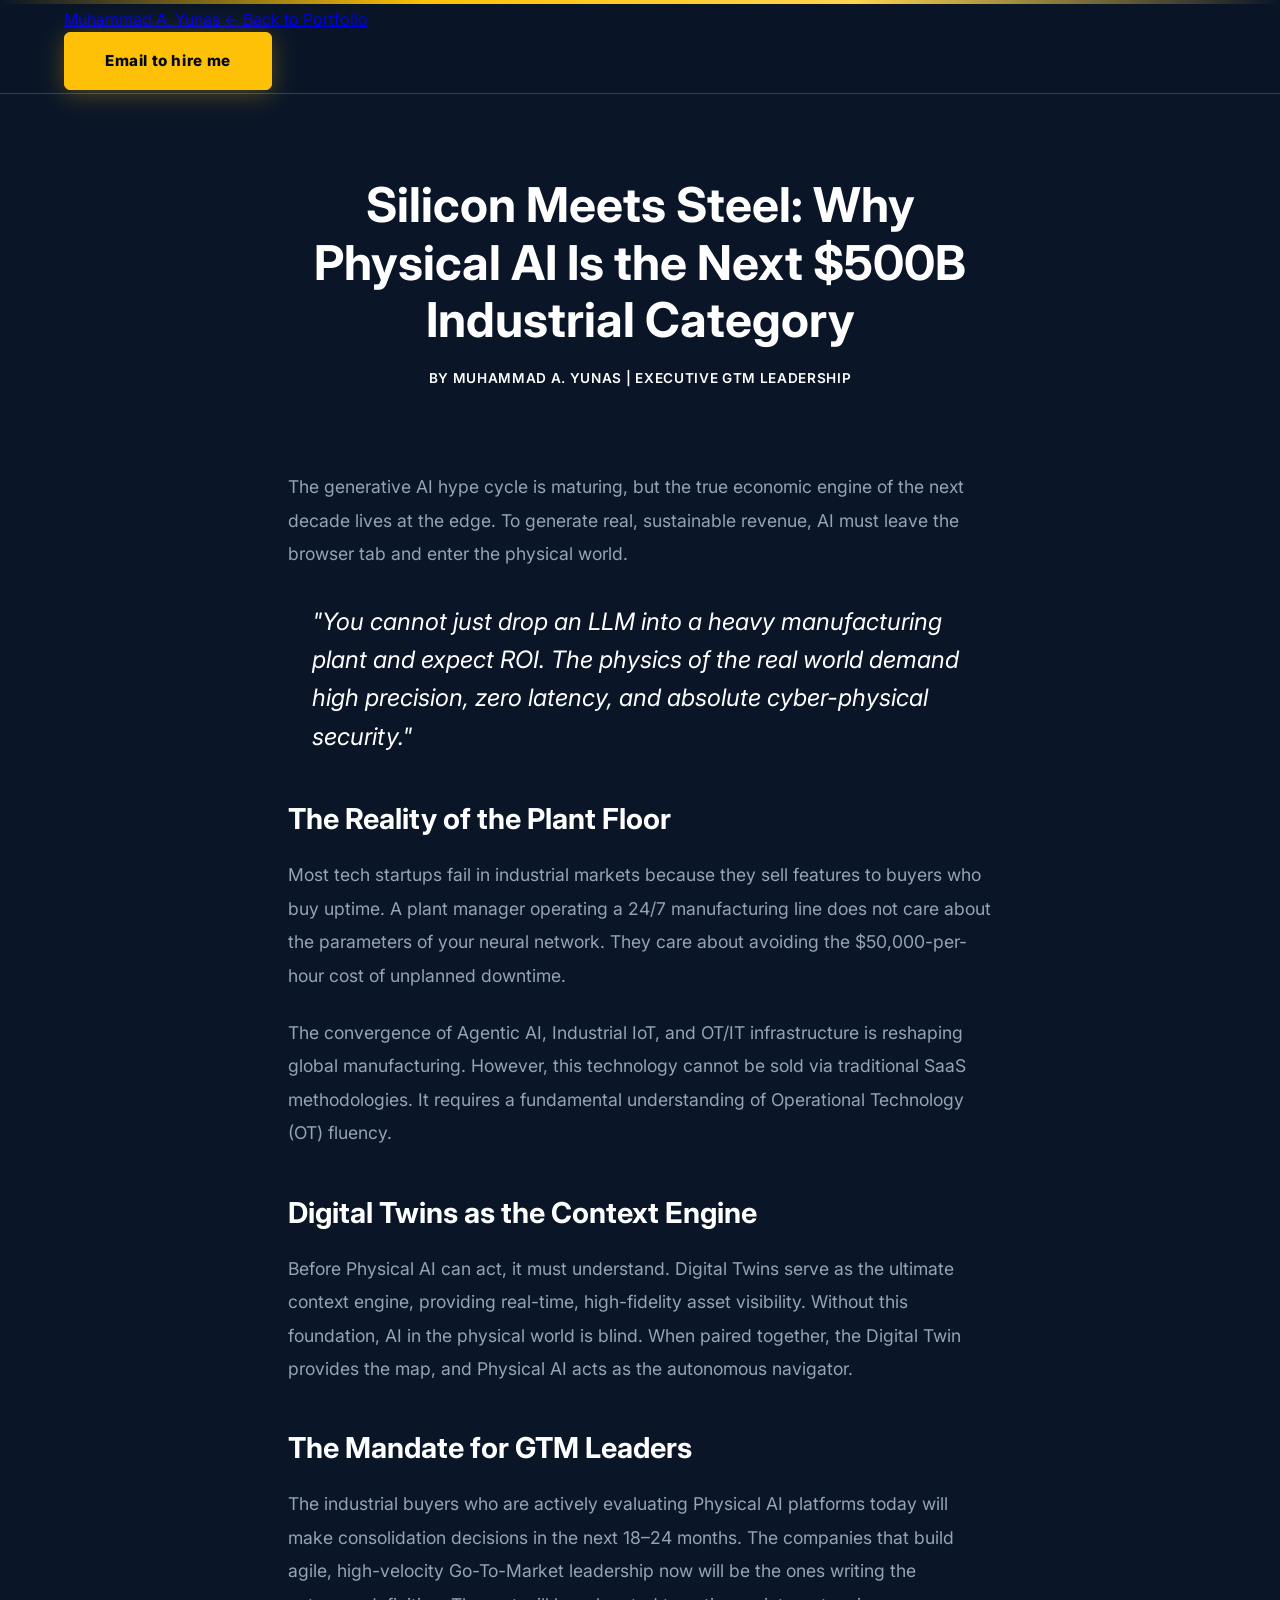
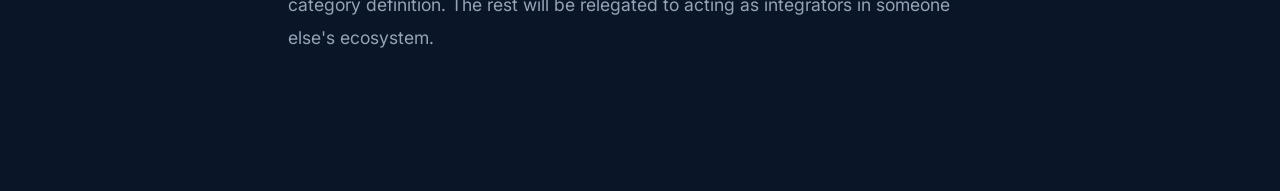
<file: thought-leadership/silicon-meets-steel.html>
<!DOCTYPE html>
<html lang="en">
<head>
    <meta charset="UTF-8">
    <meta name="viewport" content="width=device-width, initial-scale=1.0">
    <meta name="description" content="Silicon Meets Steel: Why Physical AI Is the Next $500B Industrial Category">
    <title>Silicon Meets Steel | Muhammad A. Yunas</title>
    <link href="https://fonts.googleapis.com/css2?family=Playfair+Display:wght@700;900&family=Inter:wght@400;600;700;800&display=swap" rel="stylesheet">
    <link rel="stylesheet" href="../assets/css/styles.css">
    <style>
        .reading-container { max-width: 800px; margin: 8rem auto 4rem; padding: 3rem; background: var(--bg-dark); border: 1px solid var(--border-color); border-radius: var(--radius); }
        .article-header { text-align: center; margin-bottom: 3rem; border-bottom: 1px solid var(--border-color); padding-bottom: 2rem; }
        .article-header h1 { font-family: var(--font-heading); color: var(--text-main); font-size: clamp(2.2rem, 4vw, 3rem); margin-bottom: 1rem; line-height: 1.2; }
        .article-header .meta { color: var(--gold-main); font-weight: 600; text-transform: uppercase; font-size: 0.85rem; letter-spacing: 0.05em; }
        .article-body h2 { font-family: var(--font-heading); color: var(--gold-main); margin: 2.5rem 0 1rem; font-size: 1.8rem; }
        .article-body p { margin-bottom: 1.5rem; color: var(--text-muted); line-height: 1.9; font-size: 1.1rem; }
        .article-body blockquote { border-left: 4px solid var(--gold-main); padding-left: 1.5rem; margin: 2rem 0; font-family: var(--font-heading); font-size: 1.5rem; color: var(--text-main); font-style: italic; line-height: 1.6; }
    </style>
</head>
<body>
    <nav class="navbar">
        <div class="container nav-container">
            <a href="../index.html" class="nav-logo">
                <span class="logo-name">Muhammad A. Yunas</span>
                <span class="logo-title">← Back to Portfolio</span>
            </a>
            <div class="nav-ctas">
                <a href="../index.html#contact" class="btn-primary">Email to hire me</a>
            </div>
        </div>
    </nav>
    <main class="container">
        <article class="reading-container">
            <div class="article-header">
                <h1>Silicon Meets Steel: Why Physical AI Is the Next $500B Industrial Category</h1>
                <span class="meta">By Muhammad A. Yunas | Executive GTM Leadership</span>
            </div>
            <div class="article-body">
                <p>The generative AI hype cycle is maturing, but the true economic engine of the next decade lives at the edge. To generate real, sustainable revenue, AI must leave the browser tab and enter the physical world.</p>
                
                <blockquote>"You cannot just drop an LLM into a heavy manufacturing plant and expect ROI. The physics of the real world demand high precision, zero latency, and absolute cyber-physical security."</blockquote>
                
                <h2>The Reality of the Plant Floor</h2>
                <p>Most tech startups fail in industrial markets because they sell features to buyers who buy uptime. A plant manager operating a 24/7 manufacturing line does not care about the parameters of your neural network. They care about avoiding the $50,000-per-hour cost of unplanned downtime.</p>
                <p>The convergence of Agentic AI, Industrial IoT, and OT/IT infrastructure is reshaping global manufacturing. However, this technology cannot be sold via traditional SaaS methodologies. It requires a fundamental understanding of Operational Technology (OT) fluency.</p>

                <h2>Digital Twins as the Context Engine</h2>
                <p>Before Physical AI can act, it must understand. Digital Twins serve as the ultimate context engine, providing real-time, high-fidelity asset visibility. Without this foundation, AI in the physical world is blind. When paired together, the Digital Twin provides the map, and Physical AI acts as the autonomous navigator.</p>

                <h2>The Mandate for GTM Leaders</h2>
                <p>The industrial buyers who are actively evaluating Physical AI platforms today will make consolidation decisions in the next 18–24 months. The companies that build agile, high-velocity Go-To-Market leadership now will be the ones writing the category definition. The rest will be relegated to acting as integrators in someone else's ecosystem.</p>
            </div>
        </article>
    </main>
</body>
</html>
</file>
<file: assets/css/styles.css>
:root {
  --navy: #0a1628;
  --navy-mid: #0f2040;
  --slate: #1e3a5f;
  --gold: #FFC107;
  --gold-light: #FFD54F;
  --gold-pale: #FFF59D;
  --white: #ffffff;
  --off-white: #f8f7f4;
  --text-muted: #94A3B8;
  --border: rgba(255, 193, 7, 0.25);
  --transition: all 0.4s cubic-bezier(0.25,0.46,0.45,0.94);
}

*, *::before, *::after { box-sizing: border-box; margin: 0; padding: 0; }
html { scroll-behavior: smooth; }
body { font-family: 'Inter', sans-serif; background: var(--navy); color: var(--white); overflow-x: hidden; line-height: 1.6; -webkit-font-smoothing: antialiased; }

/* ── SCROLLBAR ── */
::-webkit-scrollbar { width: 6px; }
::-webkit-scrollbar-track { background: var(--navy); }
::-webkit-scrollbar-thumb { background: var(--gold); border-radius: 3px; }

/* Top Luminous Edge */
body::before {
  content: ''; position: fixed; top: 0; left: 0; right: 0; height: 4px; z-index: 2000;
  background: linear-gradient(90deg, transparent, var(--gold), var(--gold-light), transparent);
}

/* ── NAV ── */
nav {
  position: fixed; top: 4px; left: 0; right: 0; z-index: 1000;
  display: flex; align-items: center; justify-content: space-between;
  padding: 0 5%; height: 90px;
  background: rgba(10,22,40,0.95);
  backdrop-filter: blur(16px);
  border-bottom: 1px solid var(--border);
  transition: var(--transition);
}
nav.scrolled { background: rgba(10,22,40,0.99); box-shadow: 0 10px 30px rgba(0,0,0,0.6); }

/* Top-Left Cluster */
.nav-left-cluster { display: flex; flex-direction: column; gap: 0.2rem; }
.nav-logo-name {
  font-family: 'Playfair Display', serif;
  font-size: 2rem;
  font-weight: 900;
  color: var(--white); text-decoration: none; letter-spacing: 0.02em;
  display: flex; align-items: center; gap: 0.5rem; line-height: 1;
}
.nav-logo-name span { color: var(--gold); }

.nav-utilities { display: flex; gap: 1.5rem; font-size: 0.8rem; font-weight: 700; letter-spacing: 0.05em; margin-top: 0.3rem; }
.nav-utilities a { color: var(--text-muted); text-decoration: none; transition: var(--transition); display: inline-flex; align-items: center; gap: 0.4rem; }
.nav-utilities a i { color: var(--gold); }
.nav-utilities a:hover { color: var(--white); text-shadow: 0 0 10px var(--gold); }

.nav-links { display: flex; align-items: center; gap: 2rem; list-style: none; margin-left: auto; padding-right: 1rem;}
.nav-links a { color: var(--white); text-decoration: none; font-size: 0.85rem; font-weight: 700; letter-spacing: 0.06em; text-transform: uppercase; transition: var(--transition); }
.nav-links a:hover { color: var(--gold); }

.hamburger { display: none; flex-direction: column; gap: 5px; cursor: pointer; padding: 4px; }
.hamburger span { display: block; width: 25px; height: 2px; background: var(--white); transition: var(--transition); border-radius: 2px; }

.mobile-menu {
  display: none; position: fixed; top: 90px; left: 0; right: 0;
  background: rgba(10,22,40,0.98); backdrop-filter: blur(12px);
  padding: 2rem 5%; z-index: 999; border-bottom: 1px solid var(--border);
}
.mobile-menu.open { display: block; }
.mobile-menu a { display: block; color: var(--white); text-decoration: none; padding: 1rem 0; font-size: 1.1rem; font-weight: 600; border-bottom: 1px solid var(--border); text-transform: uppercase; letter-spacing: 0.05em; }
.mobile-menu a:last-child { border-bottom: none; color: var(--gold); font-weight: 800; }

@media(max-width:1024px) { .nav-links { display: none; } .hamburger { display: flex; } .nav-logo-name { font-size: 1.6rem; } }

/* ── SECTIONS ── */
section { padding: 7rem 5%; position: relative; }
.section-label { font-size: 0.75rem; font-weight: 800; letter-spacing: 0.2em; text-transform: uppercase; color: var(--gold); margin-bottom: 1rem; display: block; }
.section-title { font-family: 'Playfair Display', serif; font-size: clamp(2.2rem, 4vw, 3.5rem); font-weight: 700; line-height: 1.2; color: var(--white); margin-bottom: 1.5rem; }
.section-title span { color: var(--gold); }
.divider { width: 60px; height: 4px; background: var(--gold); margin-bottom: 2.5rem; }

/* ── BUTTON STYLES ── */
.btn-primary { 
  background: var(--gold); color: #040812; font-weight: 800; padding: 1rem 2.5rem; border-radius: 6px; text-decoration: none; font-size: 0.95rem; letter-spacing: 0.04em; transition: var(--transition); display: inline-flex; align-items: center; justify-content: center; gap: 0.6rem; border: 1px solid var(--gold); cursor: pointer; box-shadow: 0 4px 25px rgba(255, 193, 7, 0.3); width: max-content;
}
.btn-primary:hover { background: var(--white); transform: translateY(-2px); box-shadow: 0 8px 35px rgba(255, 193, 7, 0.5); border-color: var(--white); }

.btn-secondary { 
  background: rgba(255, 193, 7, 0.08); border: 2px solid var(--gold); color: var(--white); font-weight: 700; padding: 1rem 2.5rem; border-radius: 6px; text-decoration: none; font-size: 0.95rem; letter-spacing: 0.04em; transition: var(--transition); display: inline-flex; align-items: center; justify-content: center; gap: 0.6rem; cursor: pointer; backdrop-filter: blur(8px); width: max-content;
}
.btn-secondary:hover { background: rgba(255, 193, 7, 0.15); color: var(--gold); transform: translateY(-2px); border-color: var(--gold); }

.btn-group { display: flex; gap: 1.5rem; justify-content: center; flex-wrap: wrap; margin-bottom: 3rem; }

/* ── HERO ── */
#hero {
  min-height: 100vh; display: flex; align-items: center; justify-content: center;
  background: radial-gradient(circle at 50% 25%, rgba(255, 193, 7, 0.15) 0%, transparent 65%), linear-gradient(135deg, #020408 0%, var(--navy) 100%);
  position: relative; overflow: hidden; padding-top: 140px; text-align: center;
}
.hero-grid-overlay {
  position: absolute; inset: 0; opacity: 0.1;
  background-image: linear-gradient(var(--gold) 1px, transparent 1px), linear-gradient(90deg, var(--gold) 1px, transparent 1px);
  background-size: 60px 60px; pointer-events: none; animation: gridPan 25s linear infinite;
}
@keyframes gridPan { 0% { transform: translateY(0); } 100% { transform: translateY(60px); } }

.hero-wrapper { max-width: 1100px; margin: 0 auto; position: relative; z-index: 2; display: flex; flex-direction: column; align-items: center; width: 100%; }

.status-pill { display: inline-flex; align-items: center; gap: 0.6rem; background: rgba(10, 22, 40, 0.8); border: 1px solid var(--border); color: var(--gold); padding: 0.6rem 1.6rem; border-radius: 9999px; font-size: 0.85rem; font-weight: 800; letter-spacing: 0.1em; text-transform: uppercase; margin-bottom: 2.5rem; box-shadow: 0 4px 15px rgba(0,0,0,0.5); backdrop-filter: blur(5px); }
.status-dot { width: 10px; height: 10px; background: var(--gold); border-radius: 50%; box-shadow: 0 0 15px var(--gold); animation: pulse 2s infinite; }
@keyframes pulse { 0% { opacity: 1; transform: scale(1); } 50% { opacity: 0.4; transform: scale(1.2); } 100% { opacity: 1; transform: scale(1); } }

.hero-headline { font-family: 'Playfair Display', serif; font-size: clamp(2.8rem, 5.5vw, 5.5rem); font-weight: 900; line-height: 1.1; margin-bottom: 1.5rem; color: var(--white); letter-spacing: -0.02em; }
.hero-sub { font-size: clamp(1.1rem, 2vw, 1.3rem); color: var(--text-muted); line-height: 1.8; margin-bottom: 2.5rem; max-width: 900px; }
.hero-sub strong { color: var(--gold-light); font-weight: 700; }

/* Justified and Even Tags */
.hero-tags { display: flex; flex-wrap: wrap; gap: 0.8rem; justify-content: center; align-items: stretch; max-width: 950px; margin: 0 auto 3rem; }
.hero-tag {
  flex: 1 1 auto; min-width: 180px; text-align: center;
  background: rgba(255,193,7,0.05); border: 1px solid var(--border);
  color: var(--white); font-size: 0.85rem; font-weight: 700;
  padding: 0.6rem 1rem; border-radius: 6px; letter-spacing: 0.06em;
  text-transform: uppercase; transition: var(--transition);
}
.hero-tag:hover { color: var(--navy); background: var(--gold); border-color: var(--gold); box-shadow: 0 4px 15px rgba(255,193,7,0.3); }

/* Structured Metrics Bar */
.metric-bar { 
  display: flex; justify-content: space-around; align-items: center; 
  margin-top: 1.5rem; padding: 2rem 0; background: rgba(15, 28, 63, 0.5); 
  border-radius: 12px; backdrop-filter: blur(12px); border: 1px solid var(--border); width: 100%; box-shadow: 0 10px 30px rgba(0,0,0,0.5);
  flex-wrap: wrap; gap: 0;
}
.metric-item { text-align: center; padding: 0 2rem; flex: 1; border-right: 1px solid var(--border); }
.metric-item:last-child { border-right: none; }
.metric-number { display: block; font-family: 'Playfair Display', serif; font-size: clamp(2.2rem, 3.5vw, 3rem); font-weight: 900; color: var(--gold); line-height: 1; margin-bottom: 0.8rem; text-shadow: 0 2px 10px rgba(255,193,7,0.3); }
.metric-label { font-size: 0.85rem; text-transform: uppercase; letter-spacing: 0.1em; color: var(--white); font-weight: 700; }

/* ── NARRATIVE ("SILICON MEETS STEEL") ── */
#about { background: var(--navy); }
.narrative-container { max-width: 1200px; margin: 0 auto; }
.narrative-grid { display: grid; grid-template-columns: 1.2fr 1fr; gap: 5rem; align-items: start; }
.narrative-text p { color: var(--text-muted); line-height: 1.9; font-size: 1.1rem; margin-bottom: 1.4rem; }
.narrative-text p strong { color: var(--white); }

.executive-quote {
  border-left: 4px solid var(--gold);
  padding: 1.8rem 2.5rem;
  margin: 2.5rem 0;
  background: rgba(255, 193, 7, 0.04);
  border-radius: 0 8px 8px 0;
}
.executive-quote p { font-family: 'Playfair Display', serif; font-size: 1.5rem; color: var(--white); font-style: italic; line-height: 1.6; margin-bottom: 1rem; }
.executive-quote footer { font-family: 'Inter', sans-serif; font-size: 0.95rem; color: var(--gold); font-weight: 800; letter-spacing: 0.05em; text-transform: uppercase; }

.narrative-sidebar { display: flex; flex-direction: column; gap: 2rem; }
.sidebar-card {
  background: var(--navy-mid); border: 1px solid var(--border);
  border-left: 4px solid var(--gold); padding: 2rem;
  border-radius: 0 8px 8px 0; transition: var(--transition); box-shadow: 0 10px 30px rgba(0,0,0,0.2);
}
.sidebar-card:hover { background: rgba(255,193,7,0.06); transform: translateX(6px); }
.sidebar-card h4 { color: var(--gold); font-size: 0.9rem; font-weight: 800; letter-spacing: 0.12em; text-transform: uppercase; margin-bottom: 1rem; }
.sidebar-card p { color: var(--text-muted); font-size: 1rem; line-height: 1.7; }

/* Center Justified Connect With Me Module */
.center-card { display: flex; flex-direction: column; align-items: center; text-align: center; justify-content: center; padding: 2.5rem; }
.center-card h4 { text-align: center; width: 100%; margin-bottom: 1.5rem; }
.center-card p { text-align: center; width: 100%; font-size: 1.05rem; line-height: 1.9; margin-bottom: 1.5rem; color: var(--white); }
.center-card .btn-primary { width: 100%; max-width: 250px; justify-content: center; }

@media(max-width:1024px) { .narrative-grid { grid-template-columns: 1fr; gap: 4rem; } }

/* ── EXPERTISE (Perfect 3-in-3 Grid) ── */
#expertise { background: var(--navy-mid); }
.expertise-container { max-width: 1200px; margin: 0 auto; }

.expertise-grid { 
  display: grid; gap: 2rem; margin-top: 1rem; 
  grid-template-columns: repeat(3, 1fr); 
}

.expertise-card {
  background: var(--navy); border: 1px solid var(--border);
  padding: 2.5rem 2rem; border-radius: 8px; transition: var(--transition); position: relative; overflow: hidden;
  display: flex; flex-direction: column; height: 100%; box-shadow: 0 10px 30px rgba(0,0,0,0.3);
}
.expertise-card::before {
  content: ''; position: absolute; top: 0; left: 0; right: 0;
  height: 4px; background: linear-gradient(90deg, var(--gold), var(--gold-light));
  transform: scaleX(0); transform-origin: left; transition: var(--transition);
}
.expertise-card:hover::before { transform: scaleX(1); }
.expertise-card:hover { transform: translateY(-5px); box-shadow: 0 20px 40px rgba(0,0,0,0.5); border-color: var(--gold); }
.expertise-icon { font-size: 2.5rem; margin-bottom: 1.5rem; color: var(--gold); }
.expertise-card h3 { color: var(--white); font-size: 1.25rem; font-weight: 800; margin-bottom: 1.2rem; line-height: 1.4; }
.expertise-card p { color: var(--text-muted); font-size: 0.95rem; line-height: 1.8; text-align: justify; flex-grow: 1; margin: 0; }

@media(max-width: 991px) {
  .expertise-grid { grid-template-columns: repeat(2, 1fr); }
}

/* ── WORK & IMPACT ── */
#work { background: var(--navy); }
.work-container { max-width: 1000px; margin: 0 auto; }
.work-timeline { position: relative; padding-left: 2.5rem; margin-top: 2rem; }
.work-timeline::before {
  content: ''; position: absolute; left: 0; top: 0; bottom: 0;
  width: 2px; background: linear-gradient(to bottom, var(--gold), transparent);
}
.work-item { position: relative; margin-bottom: 4.5rem; }
.work-item::before {
  content: ''; position: absolute; left: -2.90rem; top: 0.5rem;
  width: 16px; height: 16px; border-radius: 50%;
  background: var(--navy); border: 3px solid var(--gold); box-shadow: 0 0 0 4px rgba(255,193,7,0.1); transition: var(--transition);
}
.work-item:hover::before { background: var(--gold); box-shadow: 0 0 15px var(--gold); }
.work-period { font-size: 0.85rem; color: var(--gold); font-weight: 800; letter-spacing: 0.1em; text-transform: uppercase; margin-bottom: 0.8rem; display: inline-block; }
.work-title { font-size: 1.5rem; font-weight: 800; color: var(--white); margin-bottom: 0.4rem; font-family: 'Playfair Display', serif; }
.work-company { font-size: 1.1rem; color: var(--text-muted); margin-bottom: 1.5rem; font-weight: 600; }
.work-narrative { color: var(--white); font-size: 1.05rem; line-height: 1.8; margin-bottom: 1.5rem; }
.work-bullets { list-style: none; display: flex; flex-direction: column; gap: 0.8rem; }
.work-bullets li { display: flex; align-items: flex-start; gap: 0.8rem; color: var(--text-muted); font-size: 1rem; line-height: 1.7; }
.work-bullets li::before { content: '▸'; color: var(--gold); flex-shrink: 0; margin-top: 0.2rem; font-size: 0.9rem; }
.work-bullets li strong { color: var(--white); }

/* ── CASE STUDY ── */
#casestudy { background: var(--navy); }
.cs-container { max-width: 1200px; margin: 0 auto; }
.cs-grid { display: grid; grid-template-columns: 1fr 1fr; gap: 5rem; align-items: start; margin-top: 2rem; }
.cs-label { font-size: 0.75rem; color: var(--gold); font-weight: 700; letter-spacing: 0.16em; text-transform: uppercase; margin-bottom: 1rem; }
.cs-challenge h3, .cs-result h3 { font-family: 'Playfair Display', serif; font-size: 1.6rem; color: var(--white); font-weight: 700; margin-bottom: 1.2rem; }
.cs-challenge p, .cs-result p { color: var(--text-muted); font-size: 1rem; line-height: 1.8; margin-bottom: 1.5rem; }

.cs-steps { display: flex; flex-direction: column; gap: 1rem; margin-bottom: 1.5rem; }
.cs-step {
  background: var(--navy-mid); border: 1px solid var(--border);
  padding: 1.2rem 1.5rem; border-radius: 8px; display: flex; align-items: flex-start; gap: 1.2rem;
  transition: var(--transition);
}
.cs-step:hover { border-color: var(--gold); transform: translateX(4px); }
.cs-step-num { color: var(--gold); font-weight: 900; font-size: 1.2rem; flex-shrink: 0; font-family: 'Playfair Display', serif; }
.cs-step-text { color: var(--text-muted); font-size: 0.92rem; line-height: 1.6; }
.cs-step-text strong { color: var(--white); display: block; margin-bottom: 0.3rem; font-size: 1rem; }

.cs-results-grid { display: grid; grid-template-columns: 1fr 1fr; gap: 1.2rem; }
.cs-result-card {
  background: var(--navy-mid); border: 1px solid var(--border);
  padding: 1.8rem; border-radius: 8px; text-align: center;
}
.cs-result-num { font-family: 'Playfair Display', serif; font-size: 2rem; font-weight: 900; color: var(--gold); margin-bottom: 0.4rem; }
.cs-result-label { font-size: 0.85rem; color: var(--white); font-weight: 600; letter-spacing: 0.04em; }
@media(max-width:1024px) { .cs-grid { grid-template-columns: 1fr; gap: 4rem; } }

/* ── THOUGHT LEADERSHIP ── */
#thinking { background: var(--navy-mid); }
.tl-container { max-width: 1200px; margin: 0 auto; }
.tl-grid { display: grid; grid-template-columns: repeat(auto-fit, minmax(320px,1fr)); gap: 2rem; }
.tl-card {
  background: var(--navy); border: 1px solid var(--border);
  padding: 2.5rem; border-radius: 8px; transition: var(--transition); cursor: pointer;
  display: flex; flex-direction: column; box-shadow: 0 10px 30px rgba(0,0,0,0.3);
}
.tl-card:hover { border-color: var(--gold); transform: translateY(-5px); box-shadow: 0 20px 40px rgba(0,0,0,0.5); }
.tl-type { font-size: 0.75rem; color: var(--gold); font-weight: 700; letter-spacing: 0.14em; text-transform: uppercase; margin-bottom: 1rem; }
.tl-card h3 { color: var(--white); font-size: 1.2rem; font-weight: 700; line-height: 1.5; margin-bottom: 1rem; font-family: 'Playfair Display', serif; }
.tl-card p { color: var(--text-muted); font-size: 0.95rem; line-height: 1.7; margin-bottom: 1.8rem; flex-grow: 1; text-align: justify; }
.tl-link { color: var(--gold); font-size: 0.9rem; font-weight: 700; text-decoration: none; letter-spacing: 0.04em; display: inline-flex; align-items: center; gap: 0.5rem; }
.tl-link:hover { color: var(--white); }

/* ── SKILLS TAXONOMY ── */
#skills { background: var(--navy); }
.skills-container { max-width: 1200px; margin: 0 auto; }
.skills-outer { display: grid; grid-template-columns: repeat(auto-fit, minmax(250px,1fr)); gap: 3rem; margin-top: 2rem; }
.skill-group h4 { color: var(--gold); font-size: 0.85rem; font-weight: 700; letter-spacing: 0.16em; text-transform: uppercase; margin-bottom: 1.5rem; padding-bottom: 0.8rem; border-bottom: 1px solid var(--border); }
.skill-list { list-style: none; display: flex; flex-direction: column; gap: 0.8rem; }
.skill-list li { display: flex; align-items: center; gap: 0.8rem; color: var(--text-muted); font-size: 0.95rem; font-weight: 500; }
.skill-list li::before { content: ''; width: 6px; height: 6px; border-radius: 50%; background: var(--gold); flex-shrink: 0; }

/* ── CONTACT ── */
#contact { background: linear-gradient(to bottom, var(--navy-mid), var(--navy)); border-top: 1px solid var(--border); }
.contact-inner { max-width: 760px; margin: 0 auto; text-align: center; }
.contact-inner .section-title { margin-bottom: 1.5rem; }
.contact-inner > p { color: var(--text-muted); font-size: 1.1rem; line-height: 1.8; margin-bottom: 3rem; }

.contact-form { background: rgba(255, 255, 255, 0.02); border: 1px solid var(--border); border-radius: 12px; padding: 3rem; text-align: left; backdrop-filter: blur(10px); box-shadow: 0 15px 40px rgba(0,0,0,0.3); }
.contact-form h3 { color: var(--white); font-size: 1.3rem; font-weight: 700; margin-bottom: 2rem; font-family: 'Playfair Display', serif; }
.form-row { display: grid; grid-template-columns: 1fr 1fr; gap: 1.5rem; margin-bottom: 1.5rem; }
.form-group { display: flex; flex-direction: column; gap: 0.5rem; }
.form-group label { color: var(--text-muted); font-size: 0.8rem; font-weight: 700; letter-spacing: 0.08em; text-transform: uppercase; }
.form-group input, .form-group textarea, .form-group select {
  background: var(--navy-mid); border: 1px solid var(--border);
  color: var(--white); padding: 1rem 1.2rem; border-radius: 6px;
  font-family: 'Inter', sans-serif; font-size: 1rem; outline: none;
  transition: var(--transition); width: 100%;
}
.form-group input:focus, .form-group textarea:focus, .form-group select:focus { border-color: var(--gold); background: var(--navy); }
.form-group textarea { resize: vertical; min-height: 120px; }
.form-submit { width: 100%; margin-top: 1rem; cursor: pointer; border: none; justify-content: center; }

@media(max-width:600px) { .form-row { grid-template-columns: 1fr; } }

/* ── FOOTER ── */
footer {
  background: var(--navy); border-top: 1px solid var(--border);
  padding: 3rem 5%; text-align: center;
}
footer p { color: var(--text-muted); font-size: 0.9rem; }
footer strong { color: var(--gold); }

/* ── FADE IN ANIMATION ── */
.fade-in { opacity: 0; transform: translateY(28px); transition: opacity 0.65s cubic-bezier(0.25,0.46,0.45,0.94), transform 0.65s cubic-bezier(0.25,0.46,0.45,0.94); }
.fade-in.visible { opacity: 1; transform: translateY(0); }
.fade-in-delay-1 { transition-delay: 0.1s; }
.fade-in-delay-2 { transition-delay: 0.2s; }
.fade-in-delay-3 { transition-delay: 0.3s; }
.fade-in-delay-4 { transition-delay: 0.4s; }
</file>
